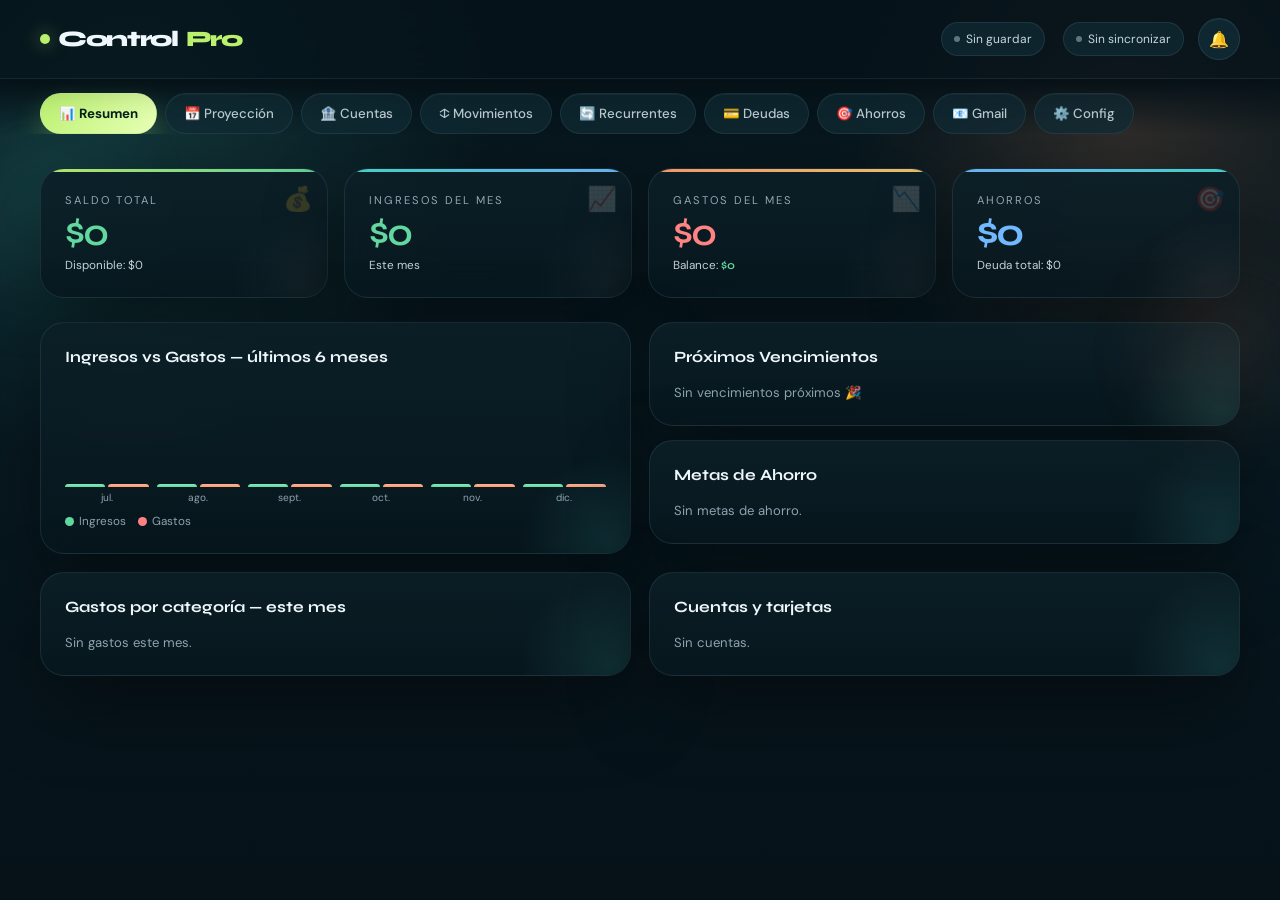
<file: index.html>
<!DOCTYPE html>
<html lang="es">
<head>
<meta charset="UTF-8">
<meta name="viewport" content="width=device-width, initial-scale=1.0">
<title>ControlFinanciero Pro</title>
<meta name="description" content="Control financiero personal: cuentas, movimientos, deudas, ahorros y sincronización Gmail.">
<meta name="theme-color" content="#c8f135">
<meta name="mobile-web-app-capable" content="yes">
<meta name="apple-mobile-web-app-capable" content="yes">
<meta name="apple-mobile-web-app-status-bar-style" content="black-translucent">
<meta name="apple-mobile-web-app-title" content="FinPro">
<link rel="manifest" href="/manifest.json">
<link rel="icon" href="/icon.svg" type="image/svg+xml">
<link rel="apple-touch-icon" href="/icon.svg">
<link href="https://fonts.googleapis.com/css2?family=Syne:wght@400;600;700;800&family=DM+Sans:ital,wght@0,300;0,400;0,500;1,400&display=swap" rel="stylesheet">
<style>
:root{
  --bg:#0a0a0f;--surface:#111118;--surface2:#1a1a24;--surface3:#22222e;
  --border:#2e2e3e;--border2:#3a3a4e;
  --accent:#c8f135;--accent2:#7c6af7;--accent3:#f07f5b;--accent4:#5bcef0;
  --text:#f0f0f4;--muted:#7a7a9a;--muted2:#5a5a7a;
  --pos:#6fcf97;--neg:#eb5757;--warn:#f7c76a;
  --shadow:0 8px 32px rgba(0,0,0,.5);
}
*{box-sizing:border-box;margin:0;padding:0;}
body{background:var(--bg);color:var(--text);font-family:'DM Sans',sans-serif;min-height:100vh;overflow-x:hidden;}
::-webkit-scrollbar{width:6px;height:6px;}
::-webkit-scrollbar-track{background:var(--surface);}
::-webkit-scrollbar-thumb{background:var(--border2);border-radius:3px;}

header{padding:16px 32px;display:flex;align-items:center;justify-content:space-between;
  background:var(--surface);border-bottom:1px solid var(--border);position:sticky;top:0;z-index:100;}
.logo{font-family:'Syne',sans-serif;font-weight:800;font-size:1.25rem;letter-spacing:-.5px;display:flex;align-items:center;gap:8px;}
.logo-dot{width:8px;height:8px;background:var(--accent);border-radius:2px;}
.logo span{color:var(--accent);}
.header-right{display:flex;align-items:center;gap:12px;}
.sync-status{font-size:.75rem;color:var(--muted);display:flex;align-items:center;gap:6px;}
.sync-dot{width:6px;height:6px;border-radius:50%;background:var(--muted2);}
.sync-dot.online{background:var(--pos);box-shadow:0 0 6px var(--pos);}
.sync-dot.saved{background:var(--accent);}
.alert-bell{position:relative;cursor:pointer;width:36px;height:36px;background:var(--surface2);
  border:1px solid var(--border);border-radius:10px;display:flex;align-items:center;justify-content:center;
  font-size:1rem;transition:all .2s;}
.alert-bell:hover{border-color:var(--accent);}
.alert-count{position:absolute;top:-4px;right:-4px;background:var(--neg);color:#fff;font-size:.6rem;
  font-weight:700;padding:1px 5px;border-radius:10px;min-width:16px;text-align:center;display:none;}

nav{display:flex;gap:2px;padding:8px 32px;background:var(--surface);border-bottom:1px solid var(--border);overflow-x:auto;}
.tab{padding:7px 16px;border-radius:8px;cursor:pointer;font-size:.83rem;font-weight:500;white-space:nowrap;
  transition:all .2s;color:var(--muted);border:1px solid transparent;position:relative;}
.tab:hover{color:var(--text);background:var(--surface2);}
.tab.active{background:var(--accent);color:#000;font-weight:700;}
.tab-badge{position:absolute;top:2px;right:2px;background:var(--neg);color:#fff;font-size:.55rem;font-weight:800;padding:1px 4px;border-radius:6px;}

main{padding:24px 32px;max-width:1280px;margin:0 auto;}
.section{display:none;}
.section.active{display:block;animation:fadeIn .2s ease;}
@keyframes fadeIn{from{opacity:0;transform:translateY(4px)}to{opacity:1;transform:translateY(0)}}

/* ALERTS PANEL */
.alerts-panel{position:fixed;top:68px;right:16px;width:310px;z-index:200;background:var(--surface);
  border:1px solid var(--border);border-radius:14px;box-shadow:var(--shadow);display:none;overflow:hidden;}
.alerts-panel.open{display:block;}
.alerts-header{padding:12px 16px;border-bottom:1px solid var(--border);font-family:'Syne',sans-serif;font-weight:700;
  font-size:.9rem;display:flex;justify-content:space-between;align-items:center;}
.alerts-list{max-height:300px;overflow-y:auto;padding:8px;}
.alert-item{padding:9px 11px;border-radius:9px;margin-bottom:5px;font-size:.8rem;border-left:3px solid;display:flex;align-items:flex-start;gap:7px;}
.alert-item.warn{background:rgba(247,199,106,.08);border-color:var(--warn);}
.alert-item.danger{background:rgba(235,87,87,.08);border-color:var(--neg);}
.alert-item.info{background:rgba(91,206,240,.08);border-color:var(--accent4);}
.alert-item-icon{font-size:.95rem;flex-shrink:0;margin-top:1px;}
.alert-item-text b{display:block;font-weight:600;margin-bottom:2px;}
.alert-item-text span{color:var(--muted);font-size:.75rem;}

/* CARDS */
.cards{display:grid;grid-template-columns:repeat(auto-fit,minmax(190px,1fr));gap:12px;margin-bottom:24px;}
.card{background:var(--surface);border:1px solid var(--border);border-radius:14px;padding:20px;position:relative;overflow:hidden;}
.card::before{content:'';position:absolute;top:0;left:0;right:0;height:2px;}
.card.g::before{background:linear-gradient(90deg,var(--accent),var(--pos));}
.card.b::before{background:linear-gradient(90deg,var(--accent2),var(--accent4));}
.card.o::before{background:linear-gradient(90deg,var(--accent3),var(--warn));}
.card.c::before{background:linear-gradient(90deg,var(--accent4),var(--accent2));}
.card.y::before{background:linear-gradient(90deg,var(--warn),var(--accent3));}
.card-label{font-size:.7rem;color:var(--muted);text-transform:uppercase;letter-spacing:1px;margin-bottom:7px;}
.card-value{font-family:'Syne',sans-serif;font-size:1.6rem;font-weight:700;line-height:1;}
.card-sub{font-size:.73rem;color:var(--muted);margin-top:5px;}
.card-icon{position:absolute;right:14px;top:14px;font-size:1.3rem;opacity:.22;}

/* SECTION */
.sh{display:flex;align-items:center;justify-content:space-between;margin-bottom:16px;flex-wrap:wrap;gap:8px;}
.st{font-family:'Syne',sans-serif;font-size:1.15rem;font-weight:700;}
.fp{background:var(--surface);border:1px solid var(--border);border-radius:12px;padding:18px;margin-bottom:18px;}
.fr{display:flex;gap:10px;flex-wrap:wrap;align-items:flex-end;}
.fg{display:flex;flex-direction:column;gap:5px;flex:1;min-width:120px;}
label{font-size:.7rem;color:var(--muted);text-transform:uppercase;letter-spacing:.5px;}
input,select,textarea{background:var(--surface2);border:1px solid var(--border);border-radius:8px;padding:8px 12px;
  color:var(--text);font-family:'DM Sans',sans-serif;font-size:.86rem;outline:none;transition:border-color .2s;width:100%;}
input:focus,select:focus,textarea:focus{border-color:var(--accent);}
input::placeholder,textarea::placeholder{color:var(--muted2);}
textarea{resize:vertical;line-height:1.45;min-height:120px;}
select option{background:var(--surface2);}

.btn{padding:8px 18px;border-radius:8px;font-family:'Syne',sans-serif;font-weight:700;font-size:.8rem;
  cursor:pointer;border:none;transition:all .2s;white-space:nowrap;display:inline-flex;align-items:center;gap:5px;}
.btn-primary{background:var(--accent);color:#000;}
.btn-primary:hover{background:#d4fc4a;transform:translateY(-1px);}
.btn-secondary{background:var(--surface2);border:1px solid var(--border);color:var(--text);}
.btn-secondary:hover{border-color:var(--border2);background:var(--surface3);}
.btn-danger{background:transparent;border:1px solid var(--neg);color:var(--neg);padding:5px 10px;font-size:.73rem;}
.btn-danger:hover{background:var(--neg);color:#fff;}
.btn-warn{background:transparent;border:1px solid var(--warn);color:var(--warn);padding:5px 10px;font-size:.73rem;}
.btn-warn:hover{background:var(--warn);color:#000;}
.btn-sm{padding:5px 12px;font-size:.75rem;}

.tw{background:var(--surface);border:1px solid var(--border);border-radius:12px;overflow:hidden;}
table{width:100%;border-collapse:collapse;}
th{background:var(--surface2);padding:10px 13px;text-align:left;font-size:.68rem;text-transform:uppercase;
  letter-spacing:.8px;color:var(--muted);font-weight:600;}
td{padding:10px 13px;font-size:.83rem;border-top:1px solid var(--border);}
tr:hover td{background:rgba(255,255,255,.02);}
.badge{display:inline-block;padding:2px 8px;border-radius:20px;font-size:.68rem;font-weight:700;}
.b-ing{background:rgba(111,207,151,.15);color:var(--pos);}
.b-gas{background:rgba(235,87,87,.15);color:var(--neg);}
.b-warn{background:rgba(247,199,106,.15);color:var(--warn);}
.b-ok{background:rgba(200,241,53,.15);color:var(--accent);}
.ap{color:var(--pos);font-weight:600;font-family:'Syne',sans-serif;}
.an{color:var(--neg);font-weight:600;font-family:'Syne',sans-serif;}
.aw{color:var(--warn);font-weight:600;font-family:'Syne',sans-serif;}
.pb{height:6px;background:var(--surface2);border-radius:3px;overflow:hidden;}
.pf{height:100%;border-radius:3px;transition:width .5s;background:var(--accent4);}
.pf.ok{background:var(--accent);}
.pf.warn{background:var(--warn);}
.pf.danger{background:var(--neg);}
.empty{text-align:center;padding:40px;color:var(--muted);}
.empty-icon{font-size:2rem;margin-bottom:9px;}
.tag{background:var(--surface2);border:1px solid var(--border);padding:2px 8px;border-radius:20px;font-size:.72rem;color:var(--muted);}
.row-flex{display:flex;gap:10px;align-items:center;flex-wrap:wrap;}
.sep{height:1px;background:var(--border);margin:18px 0;}

/* MODAL */
.modal-overlay{position:fixed;inset:0;background:rgba(0,0,0,.75);z-index:300;display:none;
  align-items:center;justify-content:center;padding:16px;backdrop-filter:blur(4px);}
.modal-overlay.open{display:flex;}
.modal{background:var(--surface);border:1px solid var(--border);border-radius:16px;width:100%;
  max-width:580px;max-height:90vh;overflow-y:auto;box-shadow:var(--shadow);animation:slideUp .22s ease;}
@keyframes slideUp{from{opacity:0;transform:translateY(18px)}to{opacity:1;transform:translateY(0)}}
.modal-header{padding:18px 22px;border-bottom:1px solid var(--border);display:flex;align-items:center;justify-content:space-between;}
.modal-title{font-family:'Syne',sans-serif;font-size:1.05rem;font-weight:700;}
.modal-close{cursor:pointer;color:var(--muted);font-size:1.1rem;background:none;border:none;padding:4px;}
.modal-close:hover{color:var(--text);}
.modal-body{padding:22px;}
.modal-footer{padding:14px 22px;border-top:1px solid var(--border);display:flex;gap:10px;justify-content:flex-end;}

/* TOAST */
.toast{position:fixed;bottom:20px;right:20px;z-index:400;background:var(--surface);border:1px solid var(--border);
  border-radius:10px;padding:11px 16px;font-size:.83rem;box-shadow:var(--shadow);
  transform:translateY(70px);opacity:0;transition:all .28s;max-width:300px;}
.toast.show{transform:translateY(0);opacity:1;}
.toast.success{border-color:var(--pos);}
.toast.error{border-color:var(--neg);}
.toast.warn{border-color:var(--warn);}

/* RESUMEN GRID */
.rg{display:grid;grid-template-columns:1fr 1fr;gap:18px;}
.chart-wrap{background:var(--surface);border:1px solid var(--border);border-radius:12px;padding:18px;}
.chart-title{font-family:'Syne',sans-serif;font-size:.9rem;font-weight:700;margin-bottom:14px;}
.bar-chart{display:flex;align-items:flex-end;gap:8px;height:120px;}
.bc-col{display:flex;flex-direction:column;align-items:center;flex:1;gap:4px;}
.bc-bars{display:flex;align-items:flex-end;gap:3px;width:100%;height:100px;}
.bc-bar{flex:1;border-radius:4px 4px 0 0;min-height:3px;position:relative;cursor:default;}
.bc-bar:hover{opacity:.8;}
.bc-bar:hover::after{content:attr(data-v);position:absolute;top:-20px;left:50%;transform:translateX(-50%);
  background:var(--text);color:var(--bg);padding:2px 6px;border-radius:4px;font-size:.65rem;font-weight:700;white-space:nowrap;}
.bc-bar.ing{background:var(--pos);}
.bc-bar.gas{background:var(--neg);}
.bc-label{font-size:.63rem;color:var(--muted);text-align:center;}
.legend{display:flex;gap:12px;margin-top:9px;}
.leg{display:flex;align-items:center;gap:5px;font-size:.73rem;color:var(--muted);}
.leg-d{width:9px;height:9px;border-radius:2px;}
.mini-row{display:grid;grid-template-columns:1fr auto;gap:10px;align-items:center;margin-bottom:10px;font-size:.82rem;}
.mini-row-main{min-width:0;}
.mini-row-title{display:flex;justify-content:space-between;gap:8px;margin-bottom:4px;}
.mini-row-title span:first-child{overflow:hidden;text-overflow:ellipsis;white-space:nowrap;}
.mini-bar{height:8px;background:var(--surface2);border-radius:8px;overflow:hidden;}
.mini-fill{height:100%;background:var(--accent);border-radius:8px;}
.account-health{display:grid;grid-template-columns:repeat(auto-fit,minmax(150px,1fr));gap:8px;}
.health-item{background:var(--surface2);border:1px solid var(--border);border-radius:8px;padding:10px;}
.health-item span{display:block;color:var(--muted);font-size:.68rem;text-transform:uppercase;letter-spacing:.6px;margin-bottom:4px;}
.health-item b{font-family:'Syne',sans-serif;font-size:1rem;}
.projection-grid{display:grid;grid-template-columns:repeat(auto-fit,minmax(180px,1fr));gap:10px;margin-bottom:18px;}
.projection-card{background:var(--surface);border:1px solid var(--border);border-radius:10px;padding:14px;}
.projection-card span{display:block;color:var(--muted);font-size:.68rem;text-transform:uppercase;letter-spacing:.7px;margin-bottom:5px;}
.projection-card b{font-family:'Syne',sans-serif;font-size:1.35rem;}
.projection-month{background:var(--surface);border:1px solid var(--border);border-radius:10px;padding:12px;margin-bottom:10px;}
.projection-month-head{display:flex;justify-content:space-between;gap:10px;margin-bottom:8px;align-items:center;}
.projection-month-title{font-family:'Syne',sans-serif;font-weight:700;}
.projection-status{font-size:.7rem;font-weight:700;border-radius:8px;padding:3px 8px;border:1px solid var(--border);}
.projection-status.ok{color:var(--pos);border-color:rgba(111,207,151,.4);}
.projection-status.warn{color:var(--warn);border-color:rgba(247,199,106,.4);}
.projection-status.danger{color:var(--neg);border-color:rgba(235,87,87,.4);}
.projection-lines{display:grid;grid-template-columns:repeat(auto-fit,minmax(120px,1fr));gap:8px;font-size:.78rem;color:var(--muted);}
.projection-lines b{display:block;font-family:'Syne',sans-serif;color:var(--text);font-size:.92rem;margin-top:2px;}

/* RECURRENTES */
.rec-card{background:var(--surface);border:1px solid var(--border);border-radius:11px;padding:14px 16px;
  display:flex;align-items:center;gap:12px;margin-bottom:9px;}
.rec-icon{font-size:1.4rem;flex-shrink:0;}
.rec-info{flex:1;}
.rec-nombre{font-weight:600;font-size:.9rem;margin-bottom:2px;}
.rec-meta{font-size:.74rem;color:var(--muted);}
.rec-monto{font-family:'Syne',sans-serif;font-size:1.05rem;font-weight:700;margin-right:10px;}
.rec-actions{display:flex;gap:6px;align-items:center;}
.toggle-btn{width:38px;height:21px;border-radius:11px;border:none;cursor:pointer;position:relative;transition:background .3s;flex-shrink:0;}
.toggle-btn.on{background:var(--accent);}
.toggle-btn.off{background:var(--border2);}
.toggle-btn::after{content:'';position:absolute;top:2.5px;width:16px;height:16px;background:#fff;border-radius:50%;transition:left .3s;}
.toggle-btn.on::after{left:20px;}
.toggle-btn.off::after{left:2.5px;}

/* DEUDAS */
.deuda-card{background:var(--surface);border:1px solid var(--border);border-radius:12px;margin-bottom:12px;overflow:hidden;}
.deuda-header{padding:14px 18px;display:flex;align-items:center;gap:12px;cursor:pointer;}
.deuda-toggle{color:var(--muted);font-size:.75rem;transition:transform .2s;flex-shrink:0;}
.deuda-toggle.open{transform:rotate(90deg);}
.deuda-main{flex:1;}
.deuda-nombre{font-weight:600;font-size:.92rem;}
.deuda-meta{font-size:.73rem;color:var(--muted);margin-top:2px;}
.deuda-bar-wrap{flex:1;max-width:140px;}
.deuda-pct{font-size:.7rem;color:var(--muted);margin-bottom:3px;text-align:right;}
.deuda-amount{font-family:'Syne',sans-serif;font-size:1.05rem;font-weight:700;flex-shrink:0;min-width:90px;text-align:right;}
.deuda-body{padding:0 18px 16px;border-top:1px solid var(--border);display:none;}
.deuda-body.open{display:block;}
.deuda-stats{display:grid;grid-template-columns:repeat(3,1fr);gap:10px;margin:12px 0;}
.dstat{background:var(--surface2);border-radius:9px;padding:11px 12px;}
.dstat-label{font-size:.66rem;color:var(--muted);text-transform:uppercase;letter-spacing:.8px;margin-bottom:3px;}
.dstat-value{font-family:'Syne',sans-serif;font-weight:700;font-size:.95rem;}
.historial-list{max-height:180px;overflow-y:auto;}
.historial-item{display:flex;justify-content:space-between;padding:7px 0;border-bottom:1px solid var(--border);font-size:.8rem;}
.historial-item:last-child{border-bottom:none;}

/* AHORROS */
.ahorro-card{background:var(--surface);border:1px solid var(--border);border-radius:12px;padding:16px 18px;margin-bottom:11px;}
.ahorro-header{display:flex;justify-content:space-between;align-items:flex-start;margin-bottom:11px;}
.ahorro-nombre{font-weight:700;font-size:.92rem;}
.ahorro-fecha{font-size:.73rem;color:var(--muted);margin-top:2px;}
.ahorro-amounts{display:flex;gap:18px;margin-bottom:10px;flex-wrap:wrap;}
.ahorro-stat{font-size:.77rem;}
.ahorro-stat span{color:var(--muted);display:block;margin-bottom:2px;}

/* GMAIL */
.gmail-setup{background:var(--surface2);border:1px dashed var(--border2);border-radius:12px;
  padding:24px;text-align:center;margin-bottom:18px;}
.gmail-setup h3{font-family:'Syne',sans-serif;font-size:.95rem;font-weight:700;margin-bottom:8px;}
.gmail-setup p{font-size:.83rem;color:var(--muted);margin-bottom:14px;line-height:1.6;}
.labels-grid{display:flex;flex-wrap:wrap;gap:6px;margin:6px 0;}
.label-chip{padding:4px 12px;border-radius:20px;font-size:.76rem;cursor:pointer;
  border:1px solid var(--border);background:var(--surface2);color:var(--muted);transition:all .2s;}
.label-chip:hover{border-color:var(--border2);}
.label-chip.selected{background:rgba(200,241,53,.12);border-color:var(--accent);color:var(--accent);font-weight:600;}
.section-note{font-size:.76rem;color:var(--muted);margin-bottom:12px;line-height:1.6;}
.rules-shell{display:flex;flex-direction:column;gap:10px;}
.rules-head,.rule-row{display:grid;grid-template-columns:minmax(0,1.4fr) 120px 170px 96px;gap:10px;align-items:center;}
.rules-head{padding:0 4px;font-size:.7rem;color:var(--muted);text-transform:uppercase;letter-spacing:.8px;}
.rule-row{padding:12px;background:linear-gradient(180deg,rgba(255,255,255,.025),rgba(255,255,255,0));
  border:1px solid var(--border);border-radius:12px;}
.rule-field{display:flex;flex-direction:column;gap:6px;min-width:0;}
.rule-label{display:none;font-size:.68rem;color:var(--muted);text-transform:uppercase;letter-spacing:.7px;}
.rule-input{width:100%;font-size:.82rem;padding:9px 10px;background:var(--surface2);border:1px solid var(--border);
  border-radius:9px;color:var(--text);outline:none;transition:border-color .2s,box-shadow .2s;}
.rule-input:focus{border-color:var(--accent);box-shadow:0 0 0 3px rgba(200,241,53,.12);}
.rule-actions{display:flex;justify-content:flex-end;}
.btn-rule-delete{min-width:96px;justify-content:center;}
.rule-empty{padding:18px;border:1px dashed var(--border2);border-radius:12px;text-align:center;
  color:var(--muted);background:rgba(255,255,255,.02);}

/* IMPORT MODAL */
.import-row{display:flex;align-items:center;gap:8px;padding:9px;border:1px solid var(--border);
  border-radius:9px;margin-bottom:7px;background:var(--surface2);font-size:.8rem;flex-wrap:wrap;}
.import-row input[type=checkbox]{width:auto;flex-shrink:0;width:16px;height:16px;}
.import-row-data{flex:1;min-width:140px;}
.import-row-data b{display:block;margin-bottom:2px;font-size:.82rem;}
.import-row-data span{color:var(--muted);font-size:.74rem;}

/* SYNC STATUS */
.sync-panel{background:var(--surface2);border:1px solid var(--border);border-radius:10px;padding:12px;margin-bottom:14px;}
.sync-panel-head{display:flex;justify-content:space-between;align-items:flex-start;gap:12px;margin-bottom:10px;}
.sync-title{font-family:'Syne',sans-serif;font-weight:700;font-size:.9rem;}
.sync-detail{font-size:.78rem;color:var(--muted);line-height:1.45;margin-top:2px;}
.sync-pill{font-size:.72rem;font-weight:700;border:1px solid var(--border2);border-radius:8px;padding:4px 8px;color:var(--muted);white-space:nowrap;}
.sync-pill.running{color:#000;background:var(--accent);border-color:var(--accent);}
.sync-pill.warn{color:#000;background:var(--warn);border-color:var(--warn);}
.sync-pill.ok{color:#000;background:var(--pos);border-color:var(--pos);}
.sync-progress{height:7px;background:var(--surface);border:1px solid var(--border);border-radius:8px;overflow:hidden;margin-bottom:10px;}
.sync-progress-bar{height:100%;width:0;background:var(--accent);transition:width .25s ease;}
.sync-stats{display:grid;grid-template-columns:repeat(auto-fit,minmax(105px,1fr));gap:8px;}
.sync-stat{background:var(--surface);border:1px solid var(--border);border-radius:8px;padding:8px;}
.sync-stat span{display:block;color:var(--muted);font-size:.68rem;text-transform:uppercase;letter-spacing:.6px;}
.sync-stat b{display:block;font-family:'Syne',sans-serif;font-size:1rem;margin-top:2px;}
.sync-log{margin-top:10px;border-top:1px solid var(--border);padding-top:8px;max-height:92px;overflow:auto;}
.sync-log-line{font-size:.74rem;color:var(--muted);line-height:1.45;padding:2px 0;}
.sync-log-line.warn{color:var(--warn);}
.sync-log-line.error{color:var(--neg);}

@media(max-width:900px){
  .rules-head{display:none;}
  .rule-row{grid-template-columns:1fr;}
  .rule-label{display:block;}
  .rule-actions{justify-content:stretch;}
  .btn-rule-delete{width:100%;}
}
@media(max-width:768px){.rg{grid-template-columns:1fr;} main,nav,header{padding-left:14px;padding-right:14px;}}
</style>
<link rel="stylesheet" href="css/modern.css">
</head>
<body class="modern-ui">

<!-- ALERTS PANEL -->
<div class="alerts-panel" id="alertsPanel">
  <div class="alerts-header">
    <span>🔔 Alertas</span>
    <button class="modal-close" onclick="closeAlerts()">✕</button>
  </div>
  <div class="alerts-list" id="alertsList"></div>
</div>

<!-- MODAL ABONO -->
<div class="modal-overlay" id="modalAbono">
  <div class="modal">
    <div class="modal-header"><span class="modal-title">💳 Registrar Abono</span>
      <button class="modal-close" onclick="closeModal('modalAbono')">✕</button></div>
    <div class="modal-body">
      <div class="fr" style="flex-direction:column">
        <div class="fg"><label>Monto ($)</label><input type="number" id="ab-monto" placeholder="0"></div>
        <div class="fg"><label>Fecha</label><input type="date" id="ab-fecha"></div>
        <div class="fg"><label>Nota</label><input type="text" id="ab-nota" placeholder="Ej: Cuota 3"></div>
      </div>
    </div>
    <div class="modal-footer">
      <button class="btn btn-secondary" onclick="closeModal('modalAbono')">Cancelar</button>
      <button class="btn btn-primary" onclick="confirmarAbono()">Registrar</button>
    </div>
  </div>
</div>

<!-- MODAL IMPORTAR GMAIL -->
<div class="modal-overlay" id="modalImport" style="align-items:flex-start;padding-top:40px">
  <div class="modal" style="max-width:760px">
    <div class="modal-header"><span class="modal-title">📧 Revisar movimientos detectados</span>
      <button class="modal-close" onclick="closeModal('modalImport')">✕</button></div>
    <div class="modal-body">
      <p style="font-size:.8rem;color:var(--muted);margin-bottom:12px">
        Revisa tipo y categoría antes de importar. Puedes editar cada fila.
      </p>
      <div id="importList"></div>
    </div>
    <div class="modal-footer">
      <button class="btn btn-secondary" onclick="closeModal('modalImport')">Cancelar</button>
      <button class="btn btn-primary" onclick="importarSeleccionados()">✓ Importar seleccionados</button>
    </div>
  </div>
</div>

<!-- MODAL HISTORIAL -->
<div class="modal-overlay" id="modalHistorial">
  <div class="modal">
    <div class="modal-header"><span class="modal-title" id="modalHistorialTitle">Historial</span>
      <button class="modal-close" onclick="closeModal('modalHistorial')">✕</button></div>
    <div class="modal-body"><div class="historial-list" id="historialList"></div></div>
  </div>
</div>

<!-- MODAL APORTE AHORRO -->
<div class="modal-overlay" id="modalAporte">
  <div class="modal" style="max-width:380px">
    <div class="modal-header"><span class="modal-title">🎯 Registrar Aporte</span>
      <button class="modal-close" onclick="closeModal('modalAporte')">✕</button></div>
    <div class="modal-body">
      <div class="fr" style="flex-direction:column">
        <div class="fg"><label>Monto ($)</label><input type="number" id="aporte-monto" placeholder="0" min="0"></div>
      </div>
    </div>
    <div class="modal-footer">
      <button class="btn btn-secondary" onclick="closeModal('modalAporte')">Cancelar</button>
      <button class="btn btn-primary" onclick="confirmarAporte()">Registrar</button>
    </div>
  </div>
</div>

<!-- MODAL NUEVA CATEGORÍA -->
<div class="modal-overlay" id="modalCategoria">
  <div class="modal" style="max-width:380px">
    <div class="modal-header"><span class="modal-title">🏷️ Nueva Categoría</span>
      <button class="modal-close" onclick="closeModal('modalCategoria')">✕</button></div>
    <div class="modal-body">
      <div class="fr" style="flex-direction:column">
        <div class="fg"><label>Nombre</label><input type="text" id="cat-nueva" placeholder="Ej: Mascotas" onkeydown="if(event.key==='Enter')confirmarCategoria()"></div>
      </div>
    </div>
    <div class="modal-footer">
      <button class="btn btn-secondary" onclick="closeModal('modalCategoria')">Cancelar</button>
      <button class="btn btn-primary" onclick="confirmarCategoria()">Agregar</button>
    </div>
  </div>
</div>

<!-- MODAL LIMPIAR TODO -->
<div class="modal-overlay" id="modalReset">
  <div class="modal" style="max-width:400px">
    <div class="modal-header"><span class="modal-title">🗑 Limpiar todos los datos</span>
      <button class="modal-close" onclick="closeModal('modalReset')">✕</button></div>
    <div class="modal-body">
      <p style="font-size:.88rem;line-height:1.6;margin-bottom:14px">
        Esto borrará <b style="color:var(--neg)">absolutamente todo</b>: cuentas, movimientos, deudas, ahorros, recurrentes y configuración.<br><br>
        <span style="color:var(--muted);font-size:.82rem">Si quieres conservar una copia, descarga el backup primero.</span>
      </p>
      <button class="btn btn-secondary" style="width:100%;margin-bottom:8px" onclick="closeModal('modalReset');exportJSON()">⬇ Descargar backup antes</button>
    </div>
    <div class="modal-footer">
      <button class="btn btn-secondary" onclick="closeModal('modalReset')">Cancelar</button>
      <button class="btn btn-danger" style="background:var(--neg);color:#fff" onclick="confirmarReset()">🗑 Sí, borrar todo</button>
    </div>
  </div>
</div>

<!-- TOAST -->
<div class="toast" id="toast"></div>

<header>
  <div class="logo"><div class="logo-dot"></div>Control<span>Pro</span></div>
  <div class="header-right">
    <div class="sync-status"><div class="sync-dot" id="saveDot"></div><span id="saveLabel">Sin guardar</span></div>
    <div class="sync-status" style="margin-left:4px"><div class="sync-dot" id="syncDot"></div><span id="syncLabel">Sin sincronizar</span></div>
    <div class="alert-bell" onclick="toggleAlerts()" id="alertBell">🔔<span class="alert-count" id="alertCount"></span></div>
  </div>
</header>

<nav>
  <div class="tab active" onclick="nav('resumen',this)">📊 Resumen</div>
  <div class="tab" onclick="nav('proyeccion',this)">📅 Proyección</div>
  <div class="tab" onclick="nav('cuentas',this)">🏦 Cuentas</div>
  <div class="tab" onclick="nav('movimientos',this)">↕️ Movimientos</div>
  <div class="tab" onclick="nav('recurrentes',this)">🔄 Recurrentes</div>
  <div class="tab" onclick="nav('deudas',this)">💳 Deudas</div>
  <div class="tab" onclick="nav('ahorros',this)">🎯 Ahorros</div>
  <div class="tab" onclick="nav('gmail',this)">📧 Gmail<span class="tab-badge" id="gmailBadge" style="display:none">!</span></div>
  <div class="tab" onclick="nav('config',this)">⚙️ Config</div>
</nav>

<main>

<!-- RESUMEN -->
<div class="section active" id="section-resumen">
  <div class="cards" id="resCards"></div>
  <div class="rg">
    <div class="chart-wrap">
      <div class="chart-title">Ingresos vs Gastos — últimos 6 meses</div>
      <div class="bar-chart" id="barChart"></div>
      <div class="legend">
        <div class="leg"><div class="leg-d" style="background:var(--pos)"></div>Ingresos</div>
        <div class="leg"><div class="leg-d" style="background:var(--neg)"></div>Gastos</div>
      </div>
    </div>
    <div>
      <div class="chart-wrap" style="margin-bottom:14px">
        <div class="chart-title">Próximos Vencimientos</div>
        <div id="resVencimientos" style="font-size:.82rem;color:var(--muted)">Sin deudas.</div>
      </div>
      <div class="chart-wrap">
        <div class="chart-title">Metas de Ahorro</div>
        <div id="resAhorros" style="font-size:.82rem;color:var(--muted)">Sin metas.</div>
      </div>
    </div>
  </div>
  <div class="rg" style="margin-top:18px">
    <div class="chart-wrap">
      <div class="chart-title">Gastos por categoría — este mes</div>
      <div id="resCategorias" style="font-size:.82rem;color:var(--muted)">Sin gastos.</div>
    </div>
    <div class="chart-wrap">
      <div class="chart-title">Cuentas y tarjetas</div>
      <div id="resCuentas" style="font-size:.82rem;color:var(--muted)">Sin cuentas.</div>
    </div>
  </div>
</div>

<!-- PROYECCION -->
<div class="section" id="section-proyeccion">
  <div class="fp">
    <div class="sh" style="margin-bottom:12px"><span class="st">Proyección mensual</span></div>
    <p class="section-note">
      Planifica tus próximos meses considerando ingresos, gastos recurrentes y cuotas futuras de tarjetas/deudas.
    </p>
    <div class="fr">
      <div class="fg" style="max-width:170px">
        <label>Mes inicial</label>
        <select id="projStart" onchange="saveProjectionConfig()"></select>
      </div>
      <div class="fg" style="max-width:150px">
        <label>Horizonte</label>
        <select id="projHorizon" onchange="saveProjectionConfig()">
          <option value="3">3 meses</option>
          <option value="6">6 meses</option>
          <option value="12">12 meses</option>
        </select>
      </div>
      <div class="fg" style="max-width:170px">
        <label>Ingreso esperado ($)</label>
        <input type="number" id="projIncome" placeholder="0" oninput="saveProjectionConfig()">
      </div>
      <div class="fg" style="max-width:180px">
        <label>Gasto variable extra ($)</label>
        <input type="number" id="projVariable" placeholder="0" oninput="saveProjectionConfig()">
      </div>
      <div class="fg" style="justify-content:flex-end;max-width:220px">
        <button class="btn btn-secondary" onclick="fillProjectionFromRecurrentes()">Usar recurrentes</button>
      </div>
    </div>
  </div>
  <div id="projectionCards" class="projection-grid"></div>
  <div class="rg">
    <div class="chart-wrap">
      <div class="chart-title">Disponible proyectado</div>
      <div id="projectionTimeline"></div>
    </div>
    <div class="chart-wrap">
      <div class="chart-title">Cuotas y compromisos futuros</div>
      <div id="projectionDebts"></div>
    </div>
  </div>
</div>

<!-- CUENTAS -->
<div class="section" id="section-cuentas">
  <div class="fp">
    <div class="sh" style="margin-bottom:12px"><span class="st">Nueva Cuenta</span></div>
    <div class="fr">
      <div class="fg"><label>Nombre</label><input id="c-n" placeholder="Ej: Cuenta Vista"></div>
      <div class="fg"><label>Banco</label><input id="c-b" placeholder="Ej: Banco de Chile"></div>
      <div class="fg" style="max-width:140px"><label>Tipo</label>
        <select id="c-t"><option>Vista/RUT</option><option>Corriente</option><option>Ahorro</option><option>Crédito</option></select></div>
      <div class="fg" style="max-width:140px"><label>Saldo Inicial ($)</label><input type="number" id="c-s" placeholder="0"></div>
      <div class="fg" style="max-width:140px"><label>N° Cuenta (últ. 4 dígitos)</label><input id="c-num" placeholder="Ej: 2220" maxlength="4"></div>
      <div class="fg" style="justify-content:flex-end"><button class="btn btn-primary" onclick="addCuenta()">+ Agregar</button></div>
    </div>
  </div>
  <div class="fp">
    <div class="sh" style="margin-bottom:12px"><span class="st">Conciliar saldo real</span></div>
    <p class="section-note">
      Úsalo cuando el saldo del banco no coincide con la app. Para una tarjeta de crédito ingresa la deuda actual positiva.
    </p>
    <div class="fr">
      <div class="fg"><label>Cuenta</label><select id="concCuenta" onchange="updateConciliacionPreview()"></select></div>
      <div class="fg" style="max-width:170px"><label>Saldo/deuda real ($)</label><input type="number" id="concSaldo" placeholder="0" oninput="updateConciliacionPreview()"></div>
      <div class="fg"><label>Nota</label><input id="concNota" placeholder="Ej: Saldo app banco al cierre"></div>
      <div class="fg" style="justify-content:flex-end;max-width:180px"><button class="btn btn-primary" onclick="conciliarCuenta()">Cuadrar saldo</button></div>
    </div>
    <div id="concPreview" style="font-size:.78rem;color:var(--muted);margin-top:10px">Selecciona una cuenta para ver el ajuste necesario.</div>
  </div>
  <div id="cuentasList"></div>
</div>

<!-- MOVIMIENTOS -->
<div class="section" id="section-movimientos">
  <div class="fp">
    <div class="sh" style="margin-bottom:12px"><span class="st">Nuevo Movimiento</span></div>
    <div class="fr">
      <div class="fg" style="max-width:105px"><label>Tipo</label>
        <select id="m-t"><option value="ingreso">Ingreso</option><option value="gasto">Gasto</option></select></div>
      <div class="fg"><label>Descripción</label><input id="m-d" placeholder="Ej: Sueldo, Supermercado..."></div>
      <div class="fg" style="max-width:130px"><label>Monto ($)</label><input type="number" id="m-m" placeholder="0"></div>
      <div class="fg"><label>Categoría</label><select id="m-c"></select></div>
      <div class="fg"><label>Cuenta</label><select id="m-ct"></select></div>
      <div class="fg" style="max-width:130px"><label>Fecha</label><input type="date" id="m-f"></div>
      <div class="fg" style="justify-content:flex-end"><button class="btn btn-primary" onclick="addMov()">+ Agregar</button></div>
    </div>
  </div>
  <div class="fp">
    <div class="sh" style="margin-bottom:12px"><span class="st">Transferencia entre mis cuentas</span></div>
    <p class="section-note">
      Úsalo para mover plata a otra tarjeta/cuenta propia. Ajusta saldos, pero no suma como gasto real del mes.
    </p>
    <div class="fr">
      <div class="fg"><label>Desde</label><select id="tr-from"></select></div>
      <div class="fg"><label>Hacia</label><select id="tr-to"></select></div>
      <div class="fg" style="max-width:130px"><label>Monto ($)</label><input type="number" id="tr-m" placeholder="0"></div>
      <div class="fg"><label>Nota</label><input id="tr-d" placeholder="Ej: Pago tarjeta, ahorro mensual..."></div>
      <div class="fg" style="max-width:130px"><label>Fecha</label><input type="date" id="tr-f"></div>
      <div class="fg" style="justify-content:flex-end"><button class="btn btn-primary" onclick="addTransfer()">↔ Registrar</button></div>
    </div>
  </div>
  <div class="sh">
    <span class="st">Historial</span>
    <div class="row-flex">
      <select id="filtMes" onchange="renderMovs()" style="min-width:160px"></select>
      <select id="filtTipo" onchange="renderMovs()" style="min-width:100px">
        <option value="">Todos</option><option value="ingreso">Ingresos</option><option value="gasto">Gastos</option></select>
      <select id="filtCat" onchange="renderMovs()" style="min-width:130px"><option value="">Todas cat.</option></select>
      <button class="btn btn-secondary btn-sm" onclick="exportCSV()">⬇ CSV</button>
      <button class="btn btn-secondary btn-sm" onclick="exportJSON()">⬇ Backup</button>
      <label class="btn btn-secondary btn-sm" style="cursor:pointer">⬆ Importar
        <input type="file" accept=".json,.csv" style="display:none" onchange="importFile(this)"></label>
    </div>
  </div>
  <div class="tw">
    <table><thead><tr><th>Fecha</th><th>Descripción</th><th>Categoría</th><th>Cuenta</th><th>Tipo</th><th>Monto</th><th></th></tr></thead>
    <tbody id="movBody"></tbody></table>
    <div class="empty" id="movEmpty" style="display:none"><div class="empty-icon">📂</div><p>Sin movimientos.</p></div>
  </div>
</div>

<!-- RECURRENTES -->
<div class="section" id="section-recurrentes">
  <div class="fp">
    <div class="sh" style="margin-bottom:12px"><span class="st">Nuevo Movimiento Recurrente</span></div>
    <div class="fr">
      <div class="fg" style="max-width:105px"><label>Tipo</label>
        <select id="r-t" onchange="updateRecFields()">
          <option value="ingreso">Ingreso</option>
          <option value="gasto">Gasto</option>
          <option value="transferencia">Transferencia</option>
        </select></div>
      <div class="fg"><label>Nombre</label><input id="r-n" placeholder="Ej: Sueldo, Netflix..."></div>
      <div class="fg" style="max-width:130px"><label>Monto ($)</label><input type="number" id="r-m" placeholder="0"></div>
      <div class="fg"><label>Categoría</label><select id="r-c"></select></div>
      <div class="fg"><label id="r-ct-label">Cuenta</label><select id="r-ct"></select></div>
      <div class="fg" id="r-ct2-wrap" style="display:none"><label>Cuenta destino</label><select id="r-ct2"></select></div>
      <div class="fg" style="max-width:120px"><label>Frecuencia</label>
        <select id="r-f"><option value="mensual">Mensual</option><option value="quincenal">Quincenal</option><option value="semanal">Semanal</option></select></div>
      <div class="fg" style="max-width:100px"><label>Día del mes</label><input type="number" id="r-d" placeholder="1-31" min="1" max="31"></div>
      <div class="fg" style="justify-content:flex-end"><button class="btn btn-primary" onclick="addRec()">+ Agregar</button></div>
    </div>
  </div>
  <div class="sh">
    <span class="st">Movimientos Recurrentes</span>
    <button class="btn btn-secondary btn-sm" onclick="aplicarRecurrentes()">▶ Aplicar pendientes</button>
  </div>
  <div id="recList"></div>
</div>

<!-- DEUDAS -->
<div class="section" id="section-deudas">
  <div class="fp">
    <div class="sh" style="margin-bottom:12px"><span class="st">Nueva Deuda / Crédito</span></div>
    <div class="fr">
      <div class="fg"><label>Descripción</label><input id="d-d" placeholder="Ej: Crédito hipotecario"></div>
      <div class="fg"><label>Acreedor</label><input id="d-a" placeholder="Banco / Persona"></div>
      <div class="fg" style="max-width:140px"><label>Total ($)</label><input type="number" id="d-t" placeholder="0"></div>
      <div class="fg" style="max-width:140px"><label>Pagado ($)</label><input type="number" id="d-p" placeholder="0"></div>
      <div class="fg" style="max-width:140px"><label>Cuota Mensual ($)</label><input type="number" id="d-c" placeholder="0"></div>
      <div class="fg" style="max-width:130px"><label>Vencimiento</label><input type="date" id="d-v"></div>
      <div class="fg" style="justify-content:flex-end"><button class="btn btn-primary" onclick="addDeuda()">+ Agregar</button></div>
    </div>
  </div>
  <div class="fp">
    <div class="sh" style="margin-bottom:12px"><span class="st">Importar cartola de crédito</span></div>
    <p class="section-note">
      Carga el estado de cuenta PDF de tu tarjeta. Las compras en cuotas quedan como deudas con producto, total, cuotas y valor mensual.
    </p>
    <div class="fr" style="align-items:flex-start">
      <div class="fg" style="max-width:220px">
        <label>Tarjeta / cuenta crédito</label>
        <select id="cartolaCuenta" onchange="const c=D.cuentas.find(x=>x.id===this.value);if(c&&q('cartolaAcreedor')&&!q('cartolaAcreedor').value)q('cartolaAcreedor').value=c.banco||c.nombre||''"></select>
      </div>
      <div class="fg" style="max-width:190px">
        <label>Acreedor</label>
        <input id="cartolaAcreedor" placeholder="Ej: Banco de Chile">
      </div>
      <div class="fg" style="max-width:220px">
        <label>Archivo PDF/CSV/TXT</label>
        <label class="btn btn-secondary" style="cursor:pointer;justify-content:center">Seleccionar archivo
          <input id="cartolaFile" type="file" accept=".pdf,.csv,.txt,.tsv" style="display:none" onchange="readCartolaFile(this)">
        </label>
      </div>
      <div class="fg" style="justify-content:flex-end;max-width:180px">
        <button class="btn btn-primary" onclick="analizarCartola()">Analizar cartola</button>
      </div>
    </div>
    <div class="fg" style="margin-top:12px">
      <label>Pegar cartola</label>
      <textarea id="cartolaText" rows="7" placeholder="Pega aquí el texto de la cartola o carga el PDF del estado de cuenta."></textarea>
      <span style="font-size:.72rem;color:var(--muted);margin-top:4px">
        Si el PDF es escaneado como imagen, primero conviértelo con OCR. El importador ignora pagos y totales para crear solo compromisos de deuda.
      </span>
    </div>
  </div>
  <div class="fp">
    <div class="sh" style="margin-bottom:10px">
      <span class="st">Deudas detectadas en cartola</span>
      <button class="btn btn-primary btn-sm" onclick="importarCartolaSeleccionada()">Crear deudas seleccionadas</button>
    </div>
    <div id="cartolaPreview" style="font-size:.82rem;color:var(--muted)">Carga una cartola para revisar las deudas detectadas.</div>
  </div>
  <div class="sh"><span class="st">Mis Deudas</span></div>
  <div id="deudasList"></div>
</div>

<!-- AHORROS -->
<div class="section" id="section-ahorros">
  <div class="fp">
    <div class="sh" style="margin-bottom:12px"><span class="st">Nueva Meta de Ahorro</span></div>
    <div class="fr">
      <div class="fg"><label>Meta</label><input id="a-n" placeholder="Ej: Viaje, Fondo emergencia..."></div>
      <div class="fg" style="max-width:150px"><label>Objetivo ($)</label><input type="number" id="a-o" placeholder="0"></div>
      <div class="fg" style="max-width:150px"><label>Ahorro Actual ($)</label><input type="number" id="a-a" placeholder="0"></div>
      <div class="fg" style="max-width:150px"><label>Aporte Mensual ($)</label><input type="number" id="a-m" placeholder="0"></div>
      <div class="fg" style="max-width:130px"><label>Fecha Límite</label><input type="date" id="a-f"></div>
      <div class="fg" style="justify-content:flex-end"><button class="btn btn-primary" onclick="addAhorro()">+ Agregar</button></div>
    </div>
  </div>
  <div class="sh"><span class="st">Mis Metas</span></div>
  <div id="ahorrosList"></div>
</div>

<!-- GMAIL -->
<div class="section" id="section-gmail">
  <div id="gmailSetupPanel"></div>
  <div id="gmailConnected" style="display:none">
    <div class="sh">
      <span class="st">📧 Sincronización Gmail</span>
      <div class="row-flex">
        <button class="btn btn-secondary btn-sm" onclick="gmailLogout()">Desconectar</button>
        <button class="btn btn-secondary btn-sm" onclick="repararCuentas()" title="Asigna cuenta a movimientos importados que no la tienen">🔧 Reparar cuentas</button>
        <button class="btn btn-primary" id="syncBtn" onclick="syncGmail()">🔄 Sincronizar ahora</button>
      </div>
    </div>

    <div id="syncStatusPanel"></div>

    <div class="fp" style="margin-bottom:14px">
      <div class="sh" style="margin-bottom:10px"><span class="st" style="font-size:.9rem">⚙️ Opciones</span></div>
      <div class="fr" style="flex-wrap:wrap;gap:16px;align-items:flex-start">
        <div class="fg" style="max-width:190px">
          <label>Período a buscar</label>
          <select id="syncDaysSelect" onchange="D.config.syncDays=this.value;saveData()">
            <option value="30">Últimos 30 días</option>
            <option value="60">Últimos 60 días</option>
            <option value="90">Últimos 90 días</option>
            <option value="180">Últimos 6 meses</option>
            <option value="365">Último año</option>
          </select>
        </div>
        <div class="fg">
          <label>Etiqueta Gmail (recomendado — busca más rápido)</label>
          <div class="labels-grid" id="labelsGrid"></div>
          <div style="display:flex;gap:6px;margin-top:8px">
            <input id="newLabel" placeholder="Agregar etiqueta manual" style="max-width:200px">
            <button class="btn btn-secondary btn-sm" onclick="addLabelManual()">+</button>
          </div>
        </div>
      </div>
    </div>

    <div class="fp" style="margin-bottom:14px">
      <div class="sh" style="margin-bottom:8px">
        <span class="st" style="font-size:.9rem">🏷️ Reglas de clasificación por asunto</span>
        <button class="btn btn-secondary btn-sm" onclick="addReglaAsunto()">+ Nueva regla</button>
      </div>
      <p class="section-note">
        Si el <b style="color:var(--text)">asunto</b> del correo contiene la palabra → se clasifica automáticamente.
        Si no seleccionas una etiqueta Gmail, estas reglas también se usan para buscar correos.
      </p>
      <div id="reglasAsuntoList" class="rules-shell"></div>
    </div>

    <div class="fp">
      <div class="st" style="font-size:.9rem;margin-bottom:10px">📋 Historial</div>
      <div id="syncHistory" style="font-size:.8rem;color:var(--muted)">Sin sincronizaciones.</div>
    </div>
  </div>
</div>

<!-- CONFIG -->
<div class="section" id="section-config">
  <div class="fp">
    <div class="sh" style="margin-bottom:14px"><span class="st">⚙️ Configuración</span></div>
    <div class="fr" style="flex-direction:column;gap:14px">
      <div class="fg">
        <label>Google Client ID</label>
        <input id="cfg-clientId" placeholder="Pega tu Client ID aquí">
        <span style="font-size:.7rem;color:var(--muted);margin-top:3px">
          Obtén uno gratis en <a href="https://console.cloud.google.com" target="_blank" style="color:var(--accent4)">console.cloud.google.com</a>
        </span>
      </div>
      <div class="fg" style="max-width:180px">
        <label>Días de alerta antes del vencimiento</label>
        <input type="number" id="cfg-alertDays" placeholder="7">
      </div>
      <button class="btn btn-primary" onclick="saveConfig()" style="max-width:200px">💾 Guardar Config</button>
      <div class="sep"></div>
      <div>
        <div class="sh" style="margin-bottom:10px">
          <span class="st" style="font-size:.95rem">Auto-categorización por comercio</span>
          <button class="btn btn-secondary btn-sm" onclick="addReglaCat()">+ Agregar</button>
        </div>
        <p style="font-size:.76rem;color:var(--muted);margin-bottom:10px">Si el nombre del comercio contiene la palabra → asigna esta categoría.</p>
        <div id="reglasCatList"></div>
        <button class="btn btn-secondary btn-sm" style="margin-top:6px" onclick="saveData();toast('Guardado ✓')">Guardar cambios</button>
      </div>
      <div class="sep"></div>
      <div>
        <div class="sh" style="margin-bottom:10px">
          <span class="st" style="font-size:.95rem">Categorías</span>
          <button class="btn btn-secondary btn-sm" onclick="addCategoria()">+ Agregar</button>
        </div>
        <div class="labels-grid" id="catsList"></div>
      </div>
      <div class="sep"></div>
      <div class="row-flex" style="flex-wrap:wrap;gap:10px">
        <button class="btn btn-secondary" onclick="exportJSON()">⬇ Backup JSON</button>
        <label class="btn btn-secondary" style="cursor:pointer">⬆ Restaurar
          <input type="file" accept=".json" style="display:none" onchange="importFile(this)"></label>
      </div>
      <div class="sep"></div>
      <div>
        <div style="font-size:.8rem;color:var(--muted);margin-bottom:10px;line-height:1.6">
          ⚠️ Los datos se guardan automáticamente en este navegador.<br>
          Si cambias de dispositivo o limpias el caché, descarga un backup primero.
        </div>
        <button class="btn btn-danger" onclick="resetAll()" style="background:rgba(235,87,87,.12)">🗑 Limpiar todos los datos</button>
      </div>
    </div>
  </div>
</div>

</main>

<script>
// ── CONFIG ──────────────────────────────────────────────────
// ============================================================
// CONFIG.JS — Constantes y valores por defecto
// ============================================================

const STORAGE_KEY = 'cfpro_v3';

const CATS_DEFAULT = [
  'Sueldo','Freelance','Transferencia','Alimentación','Transporte',
  'Vivienda','Salud','Educación','Entretención','Ropa','Servicios',
  'Tecnología','Deuda','Ahorro','Transferencia interna','Ajuste','Otro'
];

// Reglas: asunto contiene keyword → tipo + categoría automática
// IMPORTANTE: usar el asunto EXACTO de tus correos bancarios
const REGLAS_DEFAULT = [
  // Banco de Chile
  { id:'r1',  keyword:'cargo en cuenta',                  tipo:'gasto',   cat:'Otro' },
  { id:'r2',  keyword:'transferencia a terceros',          tipo:'gasto',   cat:'Transferencia' },
  { id:'r3',  keyword:'aviso de transferencia de fondos',  tipo:'ingreso', cat:'Transferencia' },
  { id:'r4',  keyword:'transferencia recibida',            tipo:'ingreso', cat:'Transferencia' },
  { id:'r5',  keyword:'pago de cuenta',                    tipo:'gasto',   cat:'Servicios' },
  { id:'r6',  keyword:'cobro automático',                  tipo:'gasto',   cat:'Servicios' },
  { id:'r7',  keyword:'cobro automatico',                  tipo:'gasto',   cat:'Servicios' },
  { id:'r8',  keyword:'cargo de cuenta',                   tipo:'gasto',   cat:'Servicios' },
  { id:'r9',  keyword:'compra con tarjeta',                tipo:'gasto',   cat:'Otro' },
  { id:'r10', keyword:'retiro cajero',                     tipo:'gasto',   cat:'Otro' },
  { id:'r11', keyword:'depósito en cuenta',                tipo:'ingreso', cat:'Transferencia' },
  { id:'r12', keyword:'deposito en cuenta',                tipo:'ingreso', cat:'Transferencia' },
  { id:'r13', keyword:'abono en cuenta',                   tipo:'ingreso', cat:'Transferencia' },
  { id:'r14', keyword:'transferencia enviada',             tipo:'gasto',   cat:'Transferencia' },
  { id:'r15', keyword:'sueldo',                            tipo:'ingreso', cat:'Sueldo' },
  { id:'r16', keyword:'remuneración',                      tipo:'ingreso', cat:'Sueldo' },
  { id:'r17', keyword:'aviso de pago',                     tipo:'gasto',   cat:'Servicios' },
  { id:'r18', keyword:'aviso de cobro',                    tipo:'gasto',   cat:'Servicios' },
  { id:'r19', keyword:'pago recibido',                     tipo:'ingreso', cat:'Otro' },
];

// Reglas de auto-categorización por descripción (para el comercio detectado)
const REGLAS_CAT_DEFAULT = [
  { id:'c1', keyword:'supermercado',  cat:'Alimentación' },
  { id:'c2', keyword:'lider',         cat:'Alimentación' },
  { id:'c3', keyword:'jumbo',         cat:'Alimentación' },
  { id:'c4', keyword:'unimarc',       cat:'Alimentación' },
  { id:'c5', keyword:'farmacia',      cat:'Salud' },
  { id:'c6', keyword:'cruz verde',    cat:'Salud' },
  { id:'c7', keyword:'salcobrand',    cat:'Salud' },
  { id:'c8', keyword:'uber',          cat:'Transporte' },
  { id:'c9', keyword:'cabify',        cat:'Transporte' },
  { id:'c10',keyword:'netflix',       cat:'Entretención' },
  { id:'c11',keyword:'spotify',       cat:'Entretención' },
  { id:'c12',keyword:'steam',         cat:'Entretención' },
  { id:'c13',keyword:'copec',         cat:'Transporte' },
  { id:'c14',keyword:'shell',         cat:'Transporte' },
  { id:'c15',keyword:'falabella',     cat:'Ropa' },
  { id:'c16',keyword:'ripley',        cat:'Ropa' },
  { id:'c17',keyword:'paris',         cat:'Ropa' },
  { id:'c18',keyword:'amazon',        cat:'Tecnología' },
];

// Detecta el banco por el remitente del correo
function detectBanco(from) {
  const f = from.toLowerCase();
  if (f.includes('bancochile') || f.includes('banchile')) return 'Banco de Chile';
  if (f.includes('bancoestado') || f.includes('banco estado')) return 'BancoEstado';
  if (f.includes('santander')) return 'Santander';
  if (f.includes('bci'))       return 'BCI';
  if (f.includes('scotiabank')) return 'Scotiabank';
  if (f.includes('itau') || f.includes('itaú')) return 'Itaú';
  if (f.includes('falabella'))  return 'Banco Falabella';
  if (f.includes('ripley'))     return 'Banco Ripley';
  if (f.includes('security'))   return 'Banco Security';
  if (f.includes('bice'))       return 'Banco BICE';
  return '';
}

// Formatea monto en pesos chilenos
const fmt = n => '$' + Math.abs(Math.round(n)).toLocaleString('es-CL');
const today = () => new Date().toISOString().split('T')[0];
const uid   = () => Date.now().toString(36) + Math.random().toString(36).slice(2, 6);
const q     = id => document.getElementById(id);


// ── DATA ────────────────────────────────────────────────────
// ============================================================
// DATA.JS — Gestión de datos en localStorage
// ============================================================

function loadData() {
  try {
    const raw = localStorage.getItem(STORAGE_KEY);
    const d   = raw ? JSON.parse(raw) : {};
    const categorias = d.config?.categorias?.length ? d.config.categorias : [...CATS_DEFAULT];
    if (!categorias.includes('Transferencia interna')) categorias.push('Transferencia interna');
    if (!categorias.includes('Ajuste')) categorias.push('Ajuste');
    return {
      cuentas:     d.cuentas     || [],
      movimientos: d.movimientos || [],
      recurrentes: d.recurrentes || [],
      deudas:      d.deudas      || [],
      ahorros:     d.ahorros     || [],
      syncHistory: d.syncHistory || [],
      config: {
        clientId:     d.config?.clientId    || '',
        alertDays:    d.config?.alertDays   || 7,
        syncDays:     d.config?.syncDays    || 90,
        projectionIncome:   d.config?.projectionIncome   || 0,
        projectionVariable: d.config?.projectionVariable || 0,
        projectionHorizon:  d.config?.projectionHorizon  || 6,
        projectionStart:    d.config?.projectionStart     || '',
        gmailLabels:  d.config?.gmailLabels || [],
        categorias,
        reglasAsunto: d.config?.reglasAsunto|| [],
        reglasCat:    d.config?.reglasCat   || [...REGLAS_CAT_DEFAULT],
      }
    };
  } catch(e) {
    console.error('Error cargando datos:', e);
    return emptyData();
  }
}

function emptyData() {
  return {
    cuentas:[], movimientos:[], recurrentes:[], deudas:[], ahorros:[],
    syncHistory:[],
    config:{
      clientId:'', alertDays:7, syncDays:90, gmailLabels:[],
      projectionIncome:0, projectionVariable:0, projectionHorizon:6, projectionStart:'',
      categorias:[...CATS_DEFAULT],
      reglasAsunto:[], reglasCat:[...REGLAS_CAT_DEFAULT],
    }
  };
}

function saveData() {
  try {
    localStorage.setItem(STORAGE_KEY, JSON.stringify(D));
    const now = new Date();
    const h = String(now.getHours()).padStart(2,'0');
    const m = String(now.getMinutes()).padStart(2,'0');
    const s = String(now.getSeconds()).padStart(2,'0');
    const el = q('saveLabel');
    if (el) el.textContent = `Guardado ${h}:${m}:${s}`;
    const dot = q('saveDot');
    if (dot) { dot.className = 'sync-dot online'; clearTimeout(dot._t); dot._t = setTimeout(() => dot.className = 'sync-dot saved', 2000); }
  } catch(e) {
    toast('Error al guardar: almacenamiento lleno o bloqueado', 'error');
  }
}

// Reglas de asunto = defaults + overrides del usuario
function getReglasAsunto() {
  const user    = D.config.reglasAsunto || [];
  const merged  = REGLAS_DEFAULT.map(def => {
    const override = user.find(u => u.id === def.id);
    return override || def;
  });
  // Reglas nuevas del usuario (sin id default)
  const extras = user.filter(u => !REGLAS_DEFAULT.find(d => d.id === u.id));
  return [...merged, ...extras].filter(r => r.keyword && r.keyword !== '__disabled__');
}

function getEditableReglasAsunto() {
  const userRules = D.config.reglasAsunto || [];
  const visibleUserRules = userRules.filter(r => r.keyword !== '__disabled__');
  const defaultsNoOverridden = REGLAS_DEFAULT.filter(def => !userRules.find(rule => rule.id === def.id));
  return [...defaultsNoOverridden, ...visibleUserRules];
}

// Clasifica un correo por su asunto
function clasificarPorAsunto(subject) {
  const sl = subject.toLowerCase();
  for (const r of getReglasAsunto()) {
    if (sl.includes(r.keyword.toLowerCase()))
      return { tipo: r.tipo, cat: r.cat };
  }
  return { tipo: 'gasto', cat: 'Otro' };
}

// Auto-categoriza por texto del comercio/descripción
function autoCat(texto) {
  const tl = texto.toLowerCase();
  for (const r of (D.config.reglasCat || REGLAS_CAT_DEFAULT)) {
    if (tl.includes(r.keyword.toLowerCase())) return r.cat;
  }
  return null; // no match
}

// Saldo actual de una cuenta (saldo inicial + movimientos)
function getSaldo(cuentaId) {
  const c = D.cuentas.find(x => x.id === cuentaId);
  if (!c) return 0;
  return D.movimientos
    .filter(m => m.cuentaId === cuentaId)
    .reduce((s, m) => s + (m.tipo === 'ingreso' ? m.monto : -m.monto), c.saldoInicial);
}

// Exportar todo como JSON
function exportJSON() {
  const blob = new Blob([JSON.stringify(D, null, 2)], { type: 'application/json' });
  const a    = document.createElement('a');
  a.href     = URL.createObjectURL(blob);
  a.download = `finanzas_backup_${today()}.json`;
  a.click();
  toast('Backup descargado ✓');
}

// Exportar movimientos como CSV
function exportCSV() {
  const headers = ['Fecha','Descripción','Tipo','Categoría','Monto','Cuenta','Banco'];
  const rows = D.movimientos.map(m => {
    const c = D.cuentas.find(x => x.id === m.cuentaId);
    return [m.fecha, `"${m.desc}"`, m.tipo, m.cat, m.monto, c ? c.nombre : '', m.banco || ''].join(',');
  });
  const blob = new Blob([[headers.join(','), ...rows].join('\n')], { type: 'text/csv;charset=utf-8;' });
  const a    = document.createElement('a');
  a.href     = URL.createObjectURL(blob);
  a.download = `movimientos_${today()}.csv`;
  a.click();
  toast('CSV descargado ✓');
}

// Importar backup JSON o CSV
function importFile(input) {
  const file = input.files[0];
  if (!file) return;
  const reader = new FileReader();
  reader.onload = e => {
    try {
      if (file.name.endsWith('.json')) {
        const imported = JSON.parse(e.target.result);
        if (!confirm(`Importar ${imported.movimientos?.length || 0} movimientos, ${imported.cuentas?.length || 0} cuentas?\nEsto reemplaza los datos actuales.`)) return;
        Object.assign(D, imported);
        saveData(); renderResumen(); toast('Datos restaurados ✓');
      } else if (file.name.endsWith('.csv')) {
        const lines = e.target.result.split('\n').slice(1);
        let count = 0;
        lines.forEach(line => {
          const cols = line.split(',');
          if (cols.length >= 5 && cols[0]) {
            D.movimientos.push({
              id: uid(), fecha: cols[0], desc: cols[1]?.replace(/"/g, ''),
              tipo: cols[2] || 'gasto', cat: cols[3] || 'Otro',
              monto: parseFloat(cols[4]) || 0, cuentaId: ''
            });
            count++;
          }
        });
        saveData(); renderMovs(); toast(`${count} movimientos importados ✓`);
      }
    } catch(err) { toast('Error al importar: ' + err.message, 'error'); }
  };
  reader.readAsText(file);
  input.value = '';
}

function resetAll() {
  openModal('modalReset');
}

function confirmarReset() {
  localStorage.removeItem(STORAGE_KEY);
  location.reload();
}


// ── GMAIL ───────────────────────────────────────────────────
// ============================================================
// GMAIL.JS — Sincronización con Gmail API
// ============================================================

let gToken       = null;
let gmailLabels  = [];
let pendingImport = [];
let syncState = {
  running:false, phase:'Listo', detail:'Presiona sincronizar para buscar correos nuevos.',
  found:0, newCount:0, processed:0, parsed:0, skipped:0, failed:0, total:0,
  progress:0, logs:[]
};

function escapeHtml(value) {
  return String(value ?? '')
    .replace(/&/g, '&amp;')
    .replace(/</g, '&lt;')
    .replace(/>/g, '&gt;')
    .replace(/"/g, '&quot;')
    .replace(/'/g, '&#39;');
}

function sleep(ms) {
  return new Promise(resolve => setTimeout(resolve, ms));
}

function getGmailErrorMessage(e) {
  return e?.result?.error?.message || e?.body || e?.message || String(e);
}

function isRetryableGmailError(e) {
  const code = e?.status || e?.result?.error?.code;
  return [408, 429, 500, 502, 503, 504].includes(Number(code));
}

async function gmailCall(action, retries = 2) {
  for (let attempt = 0; attempt <= retries; attempt++) {
    try {
      return await action();
    } catch(e) {
      const code = Number(e?.status || e?.result?.error?.code);
      if (code === 401 || code === 403) {
        gToken = null;
        renderGmail();
        throw new Error('La sesión de Gmail expiró o no tiene permisos. Conecta de nuevo.');
      }
      if (attempt < retries && isRetryableGmailError(e)) {
        await sleep(700 * Math.pow(2, attempt));
        continue;
      }
      throw e;
    }
  }
}

function resetSyncState(detail = 'Preparando sincronización...') {
  syncState = {
    running:true, phase:'Preparando', detail,
    found:0, newCount:0, processed:0, parsed:0, skipped:0, failed:0, total:0,
    progress:0, logs:[]
  };
  renderSyncStatus();
}

function updateSyncState(patch = {}, message = '', type = 'info') {
  syncState = { ...syncState, ...patch };
  if (message) {
    syncState.logs = [
      { text: message, type, time: new Date().toLocaleTimeString('es-CL', { hour:'2-digit', minute:'2-digit' }) },
      ...(syncState.logs || [])
    ].slice(0, 8);
  }
  renderSyncStatus();
}

function renderSyncStatus() {
  const el = q('syncStatusPanel');
  if (!el) return;

  const pillClass = syncState.running
    ? 'running'
    : syncState.failed
      ? 'warn'
      : syncState.parsed || syncState.processed
        ? 'ok'
        : '';

  el.innerHTML = `
    <div class="sync-panel">
      <div class="sync-panel-head">
        <div>
          <div class="sync-title">${escapeHtml(syncState.phase)}</div>
          <div class="sync-detail">${escapeHtml(syncState.detail)}</div>
        </div>
        <span class="sync-pill ${pillClass}">${syncState.running ? 'Trabajando' : 'Listo'}</span>
      </div>
      <div class="sync-progress"><div class="sync-progress-bar" style="width:${Math.max(0, Math.min(100, syncState.progress || 0))}%"></div></div>
      <div class="sync-stats">
        <div class="sync-stat"><span>Encontrados</span><b>${syncState.found || 0}</b></div>
        <div class="sync-stat"><span>Nuevos</span><b>${syncState.newCount || 0}</b></div>
        <div class="sync-stat"><span>Revisados</span><b>${syncState.processed || 0}/${syncState.total || 0}</b></div>
        <div class="sync-stat"><span>Importables</span><b>${syncState.parsed || 0}</b></div>
        <div class="sync-stat"><span>Sin monto</span><b>${syncState.skipped || 0}</b></div>
        <div class="sync-stat"><span>Errores</span><b>${syncState.failed || 0}</b></div>
      </div>
      ${(syncState.logs || []).length ? `<div class="sync-log">${syncState.logs.map(l =>
        `<div class="sync-log-line ${l.type || ''}">${escapeHtml(l.time)} · ${escapeHtml(l.text)}</div>`
      ).join('')}</div>` : ''}
    </div>`;

  const btn = q('syncBtn');
  if (btn) {
    btn.disabled = !!syncState.running;
    btn.textContent = syncState.running ? 'Sincronizando...' : '🔄 Sincronizar ahora';
  }
}

// ── Autenticación ──────────────────────────────────────────

function loadGmailSDK(onReady) {
  if (window._gapiReady) { onReady(); return; }

  // Cargar gapi
  const s1 = document.createElement('script');
  s1.src   = 'https://apis.google.com/js/api.js';
  s1.onload = () => {
    gapi.load('client', () => {
      gapi.client.init({
        discoveryDocs: ['https://www.googleapis.com/discovery/v1/apis/gmail/v1/rest']
      }).then(() => {
        window._gapiReady = true;
        // Cargar GSI
        const s2  = document.createElement('script');
        s2.src    = 'https://accounts.google.com/gsi/client';
        s2.onload = onReady;
        document.head.appendChild(s2);
      });
    });
  };
  document.head.appendChild(s1);
}

function getOAuthOrigin() {
  return window.location.origin || 'http://localhost:8080';
}

function ensureLocalhostOrigin() {
  if (window.location.hostname === '127.0.0.1' && window.location.port === '8080') {
    const url = new URL(window.location.href);
    url.hostname = 'localhost';
    toast('Abriendo con localhost para que Google OAuth lo acepte...', 'warn');
    setTimeout(() => { window.location.href = url.href; }, 700);
    return false;
  }
  return true;
}

function renderOAuthHelp() {
  const origin = getOAuthOrigin();
  const path = `${origin}${window.location.pathname || '/'}`;
  return `
    <p style="margin-top:10px">
      En Google Cloud, agrega esto en <b style="color:var(--text)">Orígenes autorizados de JavaScript</b>:
      <b style="color:var(--text);display:block;margin-top:5px;font-family:monospace">${origin}</b>
      Y en <b style="color:var(--text)">URIs de redireccionamiento autorizados</b> agrega:
      <b style="color:var(--text);display:block;margin-top:5px;font-family:monospace">${origin}</b>
      <b style="color:var(--text);display:block;margin-top:5px;font-family:monospace">${path}</b>
    </p>`;
}

function gmailLogin() {
  if (!D.config.clientId) {
    toast('Primero guarda tu Client ID en ⚙️ Config', 'error'); return;
  }
  if (!ensureLocalhostOrigin()) return;
  try {
    const client = google.accounts.oauth2.initTokenClient({
      client_id: D.config.clientId,
      scope: 'https://www.googleapis.com/auth/gmail.readonly',
      ux_mode: 'popup',
      callback: resp => {
        if (resp.error) { toast('Error: ' + resp.error, 'error'); return; }
        gToken = resp.access_token;
        gapi.client.setToken({ access_token: gToken });
        fetchGmailLabels();
        showGmailConnected();
        toast('Gmail conectado ✓');
      }
    });
    client.requestAccessToken();
  } catch(e) {
    toast(`Verifica Google Cloud: autoriza ${getOAuthOrigin()}`, 'error');
  }
}

function gmailLogout() {
  gToken = null;
  renderGmail();
  q('syncDot').className  = 'sync-dot';
  q('syncLabel').textContent = 'Sin sincronizar';
  toast('Desconectado de Gmail');
}

async function fetchGmailLabels() {
  try {
    const r = await gmailCall(() => gapi.client.gmail.users.labels.list({ userId: 'me' }));
    gmailLabels = r.result.labels || [];
    renderLabelsGrid();
  } catch(e) { console.error('Error labels:', e); }
}

// ── Extracción de monto ────────────────────────────────────

function normalizarTextoCorreo(texto) {
  return String(texto || '')
    .replace(/\u00a0/g, ' ')
    .replace(/\r/g, '\n')
    .replace(/[ \t]+/g, ' ')
    .replace(/\n{3,}/g, '\n\n')
    .trim();
}

// Convierte string chileno a número: "$11.480", "CLP 11480" o "1.234,56" → 11480
function parseMontoCLP(raw) {
  if (!raw) return 0;
  let s = String(raw)
    .trim()
    .replace(/\u00a0/g, ' ')
    .replace(/[^\d.,\s]/g, '')
    .replace(/\s+/g, '');

  if (!s) return 0;

  const lastComma = s.lastIndexOf(',');
  const lastDot   = s.lastIndexOf('.');

  if (lastComma > -1 && lastDot > -1) {
    s = lastComma > lastDot
      ? s.replace(/\./g, '').replace(',', '.')
      : s.replace(/,/g, '');
  } else if (lastComma > -1) {
    const decimals = s.length - lastComma - 1;
    s = decimals > 0 && decimals <= 2
      ? s.replace(',', '.')
      : s.replace(/,/g, '');
  } else if (lastDot > -1) {
    const groups = s.split('.');
    const looksLikeThousands = groups.length > 1 && groups.slice(1).every(g => g.length === 3);
    if (looksLikeThousands) s = s.replace(/\./g, '');
  }

  const n = Number.parseFloat(s);
  return Number.isFinite(n) ? Math.round(n) : 0;
}

function puntuarContextoMonto(contexto, textoMatch) {
  const ctx = contexto.toLowerCase();
  let score = 0;

  if (/(compra|cargo|pago|pagaste|pagado|cobro|abono|transferencia|retiro|giro|dep[oó]sito|deposito|monto|importe|valor|total pagado|total compra)/i.test(ctx))
    score += 25;
  if (/(\$|clp|pesos?)/i.test(textoMatch)) score += 15;
  if (/(saldo|disponible|contable|cupo|l[ií]nea|limite|l[ií]mite|deuda vigente|saldo anterior|saldo final)/i.test(ctx))
    score -= 75;
  if (/(rut|folio|c[oó]digo|codigo|comprobante|autorizaci[oó]n|n[°ºo]\s*de|n[uú]mero de cuenta|cuenta corriente|tarjeta terminada)/i.test(ctx))
    score -= 35;
  if (/[\/:]\s*\d{1,4}/.test(textoMatch)) score -= 50;

  return score;
}

// Extrae el monto del texto del correo usando contexto para no confundir saldos o folios.
function extraerMonto(texto) {
  const clean = normalizarTextoCorreo(texto);
  const moneyAny = '((?:\\d{1,3}(?:[\\.\\s]\\d{3})+|\\d+)(?:,\\d{1,2})?)';
  const moneyGrouped = '((?:\\d{1,3}(?:[\\.\\s]\\d{3}){1,4})(?:,\\d{1,2})?)';
  const patterns = [
    { re: new RegExp('(?:monto|importe|valor|total(?:\\s+(?:pagado|compra|cargo|operaci[oó]n|transacci[oó]n))?)[^\\d$\\n]{0,35}(?:CLP\\s*)?\\$?\\s*' + moneyAny, 'gi'), group: 1, score: 105 },
    { re: new RegExp('(?:compra|cargo|pago|pagaste|pagado|cobro|abono|transferencia|dep[oó]sito|deposito|retiro|giro)[^\\n]{0,80}?(?:por|de|del|monto|valor|importe|total)[^\\d$\\n]{0,25}(?:CLP\\s*)?\\$?\\s*' + moneyAny, 'gi'), group: 1, score: 95 },
    { re: new RegExp('(?:por|de|del)\\s+(?:un\\s+)?(?:monto|valor|importe)?\\s*(?:de)?\\s*(?:CLP\\s*)?\\$\\s*' + moneyAny, 'gi'), group: 1, score: 85 },
    { re: new RegExp('(?:CLP\\s*)?\\$\\s*' + moneyAny, 'gi'), group: 1, score: 65 },
    { re: new RegExp('\\bCLP\\s*\\$?\\s*' + moneyAny, 'gi'), group: 1, score: 60 },
    { re: new RegExp('(^|[^\\d/])' + moneyGrouped + '(?![\\d/])', 'gi'), group: 2, score: 20 },
  ];
  const candidatos = [];

  patterns.forEach(({ re, group, score }) => {
    let m;
    while ((m = re.exec(clean)) !== null) {
      const monto = parseMontoCLP(m[group]);
      if (monto < 100 || monto >= 500_000_000) continue;
      const start = Math.max(0, m.index - 90);
      const end = Math.min(clean.length, m.index + m[0].length + 90);
      const contexto = clean.slice(start, end);
      const finalScore = score + puntuarContextoMonto(contexto, m[0]);
      if (finalScore > 0) candidatos.push({ monto, score: finalScore, index: m.index });
    }
  });

  if (!candidatos.length) return 0;
  candidatos.sort((a, b) => b.score - a.score || a.index - b.index);
  return candidatos[0].monto;
}

// Extrae el comercio del cuerpo del correo Banco de Chile
// Ej: "compra por $11.480 con cargo a Cuenta ****2220 en PREUNIC PLAZA EGA el 30/03/2026"
function extraerComercio(texto) {
  // Banco de Chile: "en NOMBRE_COMERCIO el DD/MM/YYYY"
  const m1 = texto.match(/en\s+([A-ZÁÉÍÓÚÑ][A-ZÁÉÍÓÚÑ\s\.&,'-]{2,40})\s+el\s+\d{2}\/\d{2}/i);
  if (m1) return m1[1].trim();
  // Genérico: "en COMERCIO"
  const m2 = texto.match(/en\s+([A-Z][A-Z\s]{3,30})(?:\s+el|\s+con|\.|$)/i);
  if (m2) return m2[1].trim();
  return null;
}

// Decodifica base64url a texto
function decodeBase64(data) {
  try {
    return decodeURIComponent(
      escape(atob(data.replace(/-/g, '+').replace(/_/g, '/')))
    );
  } catch(e) {
    try { return atob(data.replace(/-/g, '+').replace(/_/g, '/')); }
    catch(e2) { return ''; }
  }
}

function htmlToText(html) {
  const text = String(html || '')
    .replace(/<br\s*\/?>/gi, '\n')
    .replace(/<\/(p|div|tr|table|li|h[1-6])>/gi, '\n')
    .replace(/<[^>]+>/g, ' ');

  if (typeof document === 'undefined') {
    return text
      .replace(/&nbsp;/gi, ' ')
      .replace(/&amp;/gi, '&')
      .replace(/&lt;/gi, '<')
      .replace(/&gt;/gi, '>')
      .replace(/&quot;/gi, '"')
      .replace(/&#39;/gi, "'");
  }

  const textarea = document.createElement('textarea');
  textarea.innerHTML = text;
  return textarea.value;
}

// Extrae el texto plano del payload del mensaje
function getEmailText(payload) {
  if (!payload) return '';

  const plainParts = [];
  const htmlParts = [];

  function walk(part) {
    if (!part) return;
    const mime = (part.mimeType || '').toLowerCase();

    if (part.body?.data) {
      const decoded = decodeBase64(part.body.data);
      if (mime.includes('text/plain')) plainParts.push(decoded);
      else if (mime.includes('text/html')) htmlParts.push(htmlToText(decoded));
      else if (!part.parts?.length && !mime.includes('application/')) plainParts.push(decoded);
    }

    (part.parts || []).forEach(walk);
  }

  walk(payload);
  return normalizarTextoCorreo(
    plainParts.length ? plainParts.join('\n') : htmlParts.join('\n')
  );
}

function parseEmailDate(dateStr) {
  try {
    const d = new Date(dateStr);
    if (isNaN(d)) return today();
    return `${d.getFullYear()}-${String(d.getMonth()+1).padStart(2,'0')}-${String(d.getDate()).padStart(2,'0')}`;
  } catch(e) { return today(); }
}

function getHeader(headers, name) {
  return headers.find(h => h.name?.toLowerCase() === name.toLowerCase())?.value || '';
}

// Convierte un mensaje crudo de Gmail en un objeto de movimiento
// Extrae los últimos 4 dígitos del número de cuenta mencionado en el correo
// Ej: "Cuenta ****2220" → "2220"
function extraerNumeroCuenta(texto) {
  // Gastos: "Cuenta ****2220"
  const m1 = texto.match(/\*{3,4}(\d{4})/);
  if (m1) return m1[1];

  // Ingresos: número de cuenta completo tipo "00-801-78253-08" o "78253-08"
  // Se extraen los últimos 4 dígitos (sin guiones) del número encontrado
  const m2 = texto.match(/\b(\d{2,3}-\d{3}-\d{4,6}-\d{2})\b/);
  if (m2) {
    const soloDigitos = m2[1].replace(/-/g, '');
    return soloDigitos.slice(-4);
  }

  return null;
}

// Busca en D.cuentas la cuenta cuyo numeroCuenta coincide
function matchCuentaPorNumero(numCuenta) {
  if (!numCuenta) return null;
  return D.cuentas.find(c => c.numeroCuenta === numCuenta) || null;
}

function parsearMensaje(msg) {
  const headers = msg.payload?.headers || [];
  const subject = getHeader(headers, 'Subject');
  const from    = getHeader(headers, 'From');
  const date    = getHeader(headers, 'Date');

  // Texto completo = asunto + cuerpo
  const body     = getEmailText(msg.payload);
  const fullText = normalizarTextoCorreo(subject + '\n' + body);

  // Extraer monto
  const monto = extraerMonto(fullText);
  if (!monto) return null;

  // Clasificar tipo y categoría por asunto
  const { tipo, cat: catAsunto } = clasificarPorAsunto(subject);

  // Intentar mejorar la categoría con el comercio
  const comercio = extraerComercio(body);
  const catComercio = comercio ? autoCat(comercio) : null;
  const cat  = catComercio || catAsunto;

  // Descripción: comercio si lo hay, si no el asunto limpio
  const desc = comercio
    ? comercio.charAt(0) + comercio.slice(1).toLowerCase()
    : subject.slice(0, 60);

  // Auto-detectar cuenta por número en el correo (Ej: ****2220 → BCK FAN)
  const numCuenta = extraerNumeroCuenta(fullText);
  const cuentaMatch = matchCuentaPorNumero(numCuenta);

  return {
    subject, from,
    banco    : detectBanco(from),
    monto, tipo, cat, desc,
    fecha    : parseEmailDate(date),
    msgId    : msg.id,
    cuentaId : cuentaMatch ? cuentaMatch.id : '',
    checked  : true,
  };
}

// ── Sincronización principal ───────────────────────────────

// Re-lee los correos ya importados que no tienen cuentaId y les asigna la cuenta
async function repararCuentas() {
  if (!gToken) { toast('Conecta Gmail primero', 'error'); return; }

  const sinCuenta = D.movimientos.filter(m => m.msgId && !m.cuentaId);
  if (!sinCuenta.length) { toast('Todos los movimientos ya tienen cuenta asignada ✓'); return; }

  toast(`Reparando ${sinCuenta.length} movimiento(s)...`, 'warn');

  let reparados = 0;
  const LOTE = 10;

  for (let i = 0; i < sinCuenta.length; i += LOTE) {
    const lote = sinCuenta.slice(i, i + LOTE);
    await Promise.all(lote.map(async mov => {
      try {
        const r = await gmailCall(() =>
          gapi.client.gmail.users.messages.get({ userId:'me', id: mov.msgId, format:'full' })
        );
        const body     = getEmailText(r.result.payload);
        const subject  = getHeader(r.result.payload?.headers || [], 'Subject');
        const fullText = normalizarTextoCorreo(subject + '\n' + body);
        const numCuenta   = extraerNumeroCuenta(fullText);
        const cuentaMatch = matchCuentaPorNumero(numCuenta);
        if (cuentaMatch) {
          mov.cuentaId = cuentaMatch.id;
          reparados++;
        }
      } catch(e) { console.warn('Error reparando:', mov.msgId, e.message); }
    }));
    toast(`Reparando... ${Math.min(i + LOTE, sinCuenta.length)} / ${sinCuenta.length}`, 'warn');
  }

  saveData();
  renderMovs();
  renderResumen();
  toast(`${reparados} movimiento(s) reparado(s) ✓`);
}

function gmailQueryText(value) {
  return String(value || '').replace(/[\\"]/g, ' ').trim();
}

function buildSyncPlans() {
  const dias = parseInt(D.config.syncDays, 10) || 90;
  const baseQuery = `newer_than:${dias}d -in:spam -in:trash`;
  const selectedLabels = [...new Set(D.config.gmailLabels || [])].filter(Boolean);
  const plans = [];

  selectedLabels.forEach(name => {
    const label = gmailLabels.find(l => l.name === name);
    if (label) {
      plans.push({
        q: baseQuery,
        labelIds: [label.id],
        display: `Etiqueta: ${name}`,
        source: name
      });
    } else {
      plans.push({
        q: `label:"${gmailQueryText(name)}" ${baseQuery}`,
        labelIds: [],
        display: `Etiqueta manual: ${name}`,
        source: name
      });
    }
  });

  if (plans.length) {
    return { plans, source: selectedLabels.join(', ') };
  }

  const keywords = [...new Set(getReglasAsunto()
    .map(r => gmailQueryText(r.keyword))
    .filter(Boolean))];

  const GRUPO = 3;
  for (let i = 0; i < keywords.length; i += GRUPO) {
    const kw = keywords.slice(i, i + GRUPO);
    plans.push({
      q: `(${kw.map(k => `subject:"${k}"`).join(' OR ')}) ${baseQuery}`,
      labelIds: [],
      display: `Asuntos: ${kw.join(', ')}`,
      source: 'Reglas de asunto'
    });
  }

  return { plans, source: 'Por reglas' };
}

async function collectMessageIds(plans) {
  const seenIds = new Set();
  const MAX_PAGES_PER_PLAN = 15;

  for (let i = 0; i < plans.length; i++) {
    const plan = plans[i];
    let pageToken = null;
    let page = 0;

    updateSyncState({
      phase: 'Buscando correos',
      detail: `Consulta ${i + 1}/${plans.length}: ${plan.display}`,
      progress: Math.round((i / Math.max(plans.length, 1)) * 20)
    }, `Buscando ${plan.display}`);

    do {
      const params = {
        userId: 'me',
        maxResults: 100,
        q: plan.q,
        includeSpamTrash: false
      };
      if (plan.labelIds?.length) params.labelIds = plan.labelIds;
      if (pageToken) params.pageToken = pageToken;

      const r = await gmailCall(() => gapi.client.gmail.users.messages.list(params));
      const messages = r.result.messages || [];
      messages.forEach(m => { if (m.id) seenIds.add(m.id); });

      pageToken = r.result.nextPageToken || null;
      page++;
      updateSyncState({
        found: seenIds.size,
        detail: `${plan.display}: ${seenIds.size} correo(s) únicos encontrados`
      });
    } while (pageToken && page < MAX_PAGES_PER_PLAN);

    if (pageToken) {
      updateSyncState({}, `Se alcanzó el límite de búsqueda para ${plan.display}`, 'warn');
    }
  }

  return [...seenIds];
}

async function getFullGmailMessage(id) {
  return gmailCall(() =>
    gapi.client.gmail.users.messages.get({ userId:'me', id, format:'full' })
  );
}

function registerSyncHistory(summary) {
  D.syncHistory.unshift({
    date: new Date().toLocaleString('es-CL'),
    count: summary.count || 0,
    total: summary.total || 0,
    newCount: summary.newCount || 0,
    skipped: summary.skipped || 0,
    failed: summary.failed || 0,
    labels: summary.source || 'Por reglas',
  });
  D.syncHistory = D.syncHistory.slice(0, 20);
  saveData();
  renderSyncHistory();
}

async function syncGmail() {
  if (!gToken) { toast('Conecta Gmail primero', 'error'); return; }
  if (!ensureLocalhostOrigin()) return;
  if (syncState.running) return;

  resetSyncState();

  try {
    if (!gmailLabels.length) {
      updateSyncState({ phase:'Preparando', detail:'Actualizando etiquetas de Gmail...' }, 'Actualizando etiquetas');
      await fetchGmailLabels();
    }

    const { plans, source } = buildSyncPlans();
    if (!plans.length) {
      updateSyncState({
        running:false, phase:'Falta configuración',
        detail:'Selecciona una etiqueta de Gmail o agrega reglas de asunto para buscar correos.',
        progress:0
      }, 'No hay reglas ni etiquetas para buscar', 'warn');
      toast('Selecciona una etiqueta o agrega reglas de asunto', 'warn');
      return;
    }

    const allMsgIds = await collectMessageIds(plans);
    const importedIds = new Set(D.movimientos.map(m => m.msgId).filter(Boolean));
    const nuevosIds = allMsgIds.filter(id => !importedIds.has(id));
    const limite = Math.min(nuevosIds.length, 500);

    updateSyncState({
      phase:'Filtrando duplicados',
      detail:`${allMsgIds.length} correo(s) encontrados, ${nuevosIds.length} nuevo(s).`,
      found: allMsgIds.length,
      newCount: nuevosIds.length,
      total: limite,
      progress: 25
    }, `${nuevosIds.length} correo(s) nuevos`);

    if (!allMsgIds.length) {
      registerSyncHistory({ count:0, total:0, newCount:0, source });
      updateSyncState({
        running:false, phase:'Sin resultados',
        detail:'No se encontraron correos con las etiquetas o reglas actuales.',
        progress:100
      }, 'No se encontraron correos', 'warn');
      toast('No se encontraron correos. Revisa etiquetas o reglas.', 'warn');
      return;
    }

    if (!nuevosIds.length) {
      registerSyncHistory({ count:0, total:allMsgIds.length, newCount:0, source });
      updateSyncState({
        running:false, phase:'Todo al día',
        detail:`${allMsgIds.length} correo(s) encontrados, todos ya estaban importados.`,
        progress:100
      }, 'No hay correos nuevos');
      toast(`${allMsgIds.length} correos encontrados, todos ya importados ✓`, 'warn');
      return;
    }

    if (nuevosIds.length > limite) {
      updateSyncState({}, `Se procesarán los primeros ${limite} de ${nuevosIds.length} nuevos`, 'warn');
    }

    const parsed = [];
    const LOTE = 8;
    let processed = 0;
    let skipped = 0;
    let failed = 0;

    updateSyncState({
      phase:'Leyendo correos',
      detail:`Procesando ${limite} correo(s) nuevo(s) por lotes.`,
      progress:30
    }, 'Leyendo contenido de Gmail');

    for (let i = 0; i < limite; i += LOTE) {
      const lote = nuevosIds.slice(i, i + LOTE);
      const results = await Promise.all(lote.map(async id => {
        try {
          const r = await getFullGmailMessage(id);
          return { id, parsed: parsearMensaje(r.result) };
        } catch(e) {
          console.warn('Error msg:', id, getGmailErrorMessage(e));
          return { id, error: e };
        }
      }));

      results.forEach(result => {
        processed++;
        if (result.error) failed++;
        else if (result.parsed) parsed.push(result.parsed);
        else skipped++;
      });

      updateSyncState({
        processed, parsed: parsed.length, skipped, failed,
        detail:`Revisados ${processed}/${limite}. Detectados ${parsed.length} movimiento(s).`,
        progress: 30 + Math.round((processed / Math.max(limite, 1)) * 65)
      });
    }

    if (!parsed.length) {
      registerSyncHistory({ count:0, total:limite, newCount:nuevosIds.length, skipped, failed, source });
      updateSyncState({
        running:false, phase:'Sin montos detectables',
        detail:`Se revisaron ${processed} correo(s), pero ninguno tenía un monto reconocible.`,
        progress:100
      }, 'No se detectaron montos importables', 'warn');
      toast(`${processed} correos revisados, sin montos detectables`, 'warn');
      return;
    }

    parsed.sort((a, b) => b.fecha.localeCompare(a.fecha));
    pendingImport = parsed;
    renderImportModal();
    openModal('modalImport');

    registerSyncHistory({
      count: parsed.length,
      total: limite,
      newCount: nuevosIds.length,
      skipped,
      failed,
      source
    });

    updateSyncState({
      running:false, phase:'Revisión lista',
      detail:`${parsed.length} movimiento(s) listos para revisar antes de importar.`,
      found: allMsgIds.length,
      newCount: nuevosIds.length,
      processed,
      parsed: parsed.length,
      skipped,
      failed,
      progress:100
    }, `${parsed.length} movimiento(s) detectados`);
    q('gmailBadge').style.display = 'block';
    toast(`${parsed.length} movimientos detectados ✓`);
  } catch(e) {
    console.error('Sync Gmail error:', e);
    updateSyncState({
      running:false, phase:'Sincronización detenida',
      detail:getGmailErrorMessage(e),
      failed:(syncState.failed || 0) + 1,
      progress:0
    }, getGmailErrorMessage(e), 'error');
    toast('Error al sincronizar Gmail. Revisa el panel de estado.', 'error');
  }
}

function importarSeleccionados() {
  const sel = pendingImport.filter(p => p.checked);
  if (!sel.length) { toast('Selecciona al menos uno', 'warn'); return; }
  sel.forEach(p => {
    D.movimientos.push({
      id      : uid(),
      tipo    : p.tipo,
      desc    : p.desc || p.subject.slice(0, 60),
      monto   : p.monto,
      cat     : p.cat,
      cuentaId: p.cuentaId || '',
      fecha   : p.fecha,
      banco   : p.banco || '',
      msgId   : p.msgId,
    });
  });
  saveData();
  closeModal('modalImport');
  q('gmailBadge').style.display = 'none';
  toast(`${sel.length} movimiento(s) importado(s) ✓`);
  renderMovs();
  renderResumen();
}


// ── APP ─────────────────────────────────────────────────────
// ============================================================
// APP.JS — Lógica principal y renderizado
// ============================================================

// ── Utilidades UI ──────────────────────────────────────────

function toast(msg, type = 'success') {
  const t = q('toast');
  t.textContent = msg;
  t.className   = `toast show ${type}`;
  clearTimeout(t._timer);
  t._timer = setTimeout(() => { t.className = 'toast'; }, 3200);
}

function openModal(id)  { q(id).classList.add('open'); }
function closeModal(id) { q(id).classList.remove('open'); }

// ── Navegación ─────────────────────────────────────────────

function nav(id, el) {
  document.querySelectorAll('.section').forEach(s => s.classList.remove('active'));
  document.querySelectorAll('.tab').forEach(t => t.classList.remove('active'));
  q('section-' + id).classList.add('active');
  el.classList.add('active');
  closeAlerts();

  const render = {
    resumen:     renderResumen,
    proyeccion:  renderProyeccion,
    cuentas:     () => { populateSelects(); renderCuentas(); },
    movimientos: () => { populateSelects(); renderMovs(); },
    recurrentes: () => { populateSelects(); updateRecFields(); renderRec(); },
    deudas:      () => { populateSelects(); renderCartolaPreview(); renderDeudas(); },
    ahorros:     renderAhorros,
    gmail:       renderGmail,
    config:      renderConfig,
  };
  render[id]?.();
}

function navTab(id) {
  const tab = [...document.querySelectorAll('.tab')]
    .find(t => t.getAttribute('onclick')?.includes(`'${id}'`));
  if (tab) nav(id, tab);
}

// ── Alertas ────────────────────────────────────────────────

function getAlerts() {
  const alerts = [];
  const now    = new Date();
  const days   = parseInt(D.config.alertDays) || 7;

  D.deudas.forEach(d => {
    if (!d.vence || (d.total - d.pagado) <= 0) return;
    const diff = Math.ceil((new Date(d.vence) - now) / 86400000);
    if (diff < 0)
      alerts.push({ type:'danger', icon:'⚠️', title:`Vencida hace ${Math.abs(diff)} días`, text:`${d.desc} — ${fmt(d.total - d.pagado)} pendiente` });
    else if (diff <= days)
      alerts.push({ type:'warn', icon:'💳', title:`Vence en ${diff} días`, text:`${d.desc} — ${fmt(d.total - d.pagado)} pendiente` });
  });

  D.recurrentes.filter(r => r.activo).forEach(r => {
    if (isPendiente(r))
      alerts.push({ type:'info', icon:'🔄', title:`Recurrente pendiente`, text:`${r.nombre} — ${fmt(r.monto)}` });
  });

  return alerts;
}

function renderAlertCount() {
  const n  = getAlerts().length;
  const el = q('alertCount');
  el.style.display = n > 0 ? 'block' : 'none';
  el.textContent   = n;
}

function toggleAlerts() {
  const p = q('alertsPanel');
  if (p.classList.contains('open')) { p.classList.remove('open'); return; }
  const alerts = getAlerts();
  q('alertsList').innerHTML = alerts.length
    ? alerts.map(a => `<div class="alert-item ${a.type}">
        <div class="alert-item-icon">${a.icon}</div>
        <div class="alert-item-text"><b>${a.title}</b><span>${a.text}</span></div>
      </div>`).join('')
    : '<div style="padding:20px;text-align:center;color:var(--muted);font-size:.85rem">✅ Sin alertas pendientes</div>';
  p.classList.add('open');
}
function closeAlerts() { q('alertsPanel').classList.remove('open'); }

// ── Cuentas ────────────────────────────────────────────────

function isCreditAccount(cuenta) {
  const tipo = normalizeCartolaText(cuenta?.tipo || '');
  return tipo.includes('credito') || tipo.includes('credit') || /^cr.dito$/.test(tipo);
}

function getCuentaLabel(cuenta, saldo = getSaldo(cuenta.id)) {
  if (!isCreditAccount(cuenta)) return { label:'Saldo', value:saldo, className:saldo >= 0 ? 'ap' : 'an' };
  if (saldo < 0) return { label:'Deuda', value:Math.abs(saldo), className:'an' };
  if (saldo > 0) return { label:'A favor', value:saldo, className:'ap' };
  return { label:'Deuda', value:0, className:'ap' };
}

function getConciliationTarget(cuenta, rawValue) {
  const value = parseFloat(rawValue) || 0;
  return isCreditAccount(cuenta) ? -Math.abs(value) : value;
}

function updateConciliacionPreview() {
  const el = q('concPreview');
  if (!el) return;
  const cuenta = D.cuentas.find(c => c.id === q('concCuenta')?.value);
  if (!cuenta) {
    el.textContent = 'Selecciona una cuenta para ver el ajuste necesario.';
    return;
  }

  const actual = getSaldo(cuenta.id);
  const target = getConciliationTarget(cuenta, q('concSaldo')?.value);
  const diff = target - actual;
  const label = isCreditAccount(cuenta) ? 'deuda real' : 'saldo real';

  if (!q('concSaldo')?.value) {
    const display = getCuentaLabel(cuenta, actual);
    el.innerHTML = `Actual en app: <b class="${display.className}">${display.label} ${fmt(display.value)}</b>. Ingresa el ${label}.`;
    return;
  }

  if (Math.abs(diff) < 1) {
    el.innerHTML = 'La cuenta ya está cuadrada con ese valor.';
    return;
  }

  el.innerHTML = `Se creará un ajuste de <b class="${diff > 0 ? 'ap' : 'an'}">${diff > 0 ? '+' : '-'}${fmt(Math.abs(diff))}</b> para llegar al ${label}.`;
}

function addCuenta() {
  const n   = q('c-n').value.trim();
  const b   = q('c-b').value.trim();
  const t   = q('c-t').value;
  const s   = parseFloat(q('c-s').value) || 0;
  const num = q('c-num').value.trim();
  if (!n) { toast('Ingresa un nombre', 'error'); return; }
  D.cuentas.push({ id: uid(), nombre: n, banco: b, tipo: t, saldoInicial: s, numeroCuenta: num });
  saveData(); populateSelects(); renderCuentas();
  ['c-n','c-b','c-s','c-num'].forEach(id => q(id).value = '');
  toast('Cuenta agregada ✓');
}

function renderCuentas() {
  const el = q('cuentasList');
  if (!D.cuentas.length) {
    el.innerHTML = '<div class="empty"><div class="empty-icon">🏦</div><p>Sin cuentas. ¡Agrega tu primera cuenta!</p></div>';
    return;
  }
  updateConciliacionPreview();
  el.innerHTML = `<div class="tw"><table>
    <thead><tr><th>Nombre</th><th>Banco</th><th>Tipo</th><th>N° Cuenta</th><th>Saldo Inicial</th><th>Saldo/Deuda Actual</th><th></th></tr></thead>
    <tbody>${D.cuentas.map(c => {
      const sal = getSaldo(c.id);
      const display = getCuentaLabel(c, sal);
      return `<tr>
        <td><b>${c.nombre}</b></td><td>${c.banco||'—'}</td><td>${c.tipo}</td>
        <td>
          <span style="font-size:.78rem;color:var(--muted)">****</span>
          <input type="text" maxlength="4" placeholder="0000"
            value="${c.numeroCuenta||''}"
            style="width:52px;padding:2px 5px;font-size:.85rem;background:var(--card2);border:1px solid var(--border);border-radius:6px;color:var(--text);text-align:center"
            onchange="setCuentaNumero('${c.id}',this.value)">
        </td>
        <td>${fmt(c.saldoInicial)}</td>
        <td class="${display.className}"><span style="font-size:.72rem;color:var(--muted);font-family:'DM Sans',sans-serif">${display.label}</span> ${fmt(display.value)}</td>
        <td><button class="btn btn-danger" onclick="delCuenta('${c.id}')">✕</button></td>
      </tr>`;
    }).join('')}</tbody>
  </table></div>`;
}

function conciliarCuenta() {
  const cuenta = D.cuentas.find(c => c.id === q('concCuenta')?.value);
  if (!cuenta) { toast('Selecciona una cuenta', 'error'); return; }

  const raw = q('concSaldo').value;
  if (raw === '' || isNaN(parseFloat(raw))) { toast('Ingresa el saldo/deuda real', 'error'); return; }

  const actual = getSaldo(cuenta.id);
  const target = getConciliationTarget(cuenta, raw);
  const diff = Math.round(target - actual);
  if (Math.abs(diff) < 1) { toast('La cuenta ya está cuadrada ✓', 'warn'); return; }

  const nota = q('concNota').value.trim();
  D.movimientos.push({
    id: uid(),
    tipo: diff > 0 ? 'ingreso' : 'gasto',
    desc: `Ajuste conciliación: ${cuenta.nombre}${nota ? ' - ' + nota : ''}`,
    monto: Math.abs(diff),
    cat: 'Ajuste',
    cuentaId: cuenta.id,
    fecha: today(),
    banco: cuenta.banco || '',
    ajuste:true
  });

  saveData();
  renderCuentas();
  renderResumen();
  renderMovs();
  q('concSaldo').value = '';
  q('concNota').value = '';
  updateConciliacionPreview();
  toast(`Cuenta conciliada con ajuste de ${fmt(Math.abs(diff))} ✓`);
}

function setCuentaNumero(id, num) {
  const c = D.cuentas.find(x => x.id === id);
  if (!c) return;
  c.numeroCuenta = num.trim();
  saveData();
  toast('N° de cuenta guardado ✓');
}

function delCuenta(id) {
  if (!confirm('¿Eliminar cuenta y sus movimientos asociados?')) return;
  D.cuentas      = D.cuentas.filter(c => c.id !== id);
  D.movimientos  = D.movimientos.filter(m => m.cuentaId !== id);
  saveData(); populateSelects(); renderCuentas(); renderResumen(); toast('Cuenta eliminada');
}

// ── Movimientos ────────────────────────────────────────────

function addMov(data) {
  const tipo    = data?.tipo    || q('m-t').value;
  const desc    = data?.desc    || q('m-d').value.trim();
  const monto   = data?.monto   || parseFloat(q('m-m').value);
  const cat     = data?.cat     || q('m-c').value;
  const cuentaId= data?.cuentaId|| q('m-ct').value;
  const fecha   = data?.fecha   || q('m-f').value || today();
  if (!desc || !monto || isNaN(monto)) { toast('Completa descripción y monto', 'error'); return; }
  D.movimientos.push({ id: uid(), tipo, desc, monto, cat, cuentaId, fecha });
  saveData(); renderMovs(); renderAlertCount();
  if (!data) { q('m-d').value=''; q('m-m').value=''; toast('Movimiento registrado ✓'); }
}

function isInternalTransfer(m) {
  return !!m.internalTransfer || m.cat === 'Transferencia interna';
}

function addTransfer(data) {
  const fromId = data?.fromId || q('tr-from').value;
  const toId   = data?.toId   || q('tr-to').value;
  const monto  = data?.monto  || parseFloat(q('tr-m').value);
  const fecha  = data?.fecha  || q('tr-f').value || today();
  const nota   = data?.desc   || q('tr-d').value.trim() || 'Transferencia interna';
  const from   = D.cuentas.find(c => c.id === fromId);
  const to     = D.cuentas.find(c => c.id === toId);

  if (!fromId || !toId) { toast('Selecciona cuenta origen y destino', 'error'); return false; }
  if (fromId === toId) { toast('Origen y destino deben ser distintos', 'error'); return false; }
  if (!monto || isNaN(monto) || monto <= 0) { toast('Ingresa un monto válido', 'error'); return false; }

  const transferId = data?.transferId || uid();
  D.movimientos.push(
    {
      id: uid(), tipo:'gasto', desc:`${nota} → ${to?.nombre || 'Destino'}`,
      monto, cat:'Transferencia interna', cuentaId:fromId, fecha,
      internalTransfer:true, transferId, transferSide:'out'
    },
    {
      id: uid(), tipo:'ingreso', desc:`${nota} ← ${from?.nombre || 'Origen'}`,
      monto, cat:'Transferencia interna', cuentaId:toId, fecha,
      internalTransfer:true, transferId, transferSide:'in'
    }
  );

  saveData();
  renderMovs();
  renderResumen();
  renderCuentas();
  renderAlertCount();

  if (!data) {
    ['tr-m','tr-d'].forEach(id => q(id).value = '');
    q('tr-f').value = today();
    toast('Transferencia interna registrada ✓');
  }
  return true;
}

function renderMovs() {
  const mes  = q('filtMes').value;
  const tipo = q('filtTipo').value;
  const cat  = q('filtCat').value;
  let movs   = [...D.movimientos].sort((a,b) => b.fecha.localeCompare(a.fecha));
  if (mes !== 'all') movs = movs.filter(m => m.fecha.startsWith(mes));
  if (tipo)          movs = movs.filter(m => m.tipo === tipo);
  if (cat)           movs = movs.filter(m => m.cat  === cat);

  const tb  = q('movBody');
  const emp = q('movEmpty');
  if (!movs.length) { tb.innerHTML=''; emp.style.display='block'; return; }
  emp.style.display = 'none';
  tb.innerHTML = movs.map(m => {
    const c = D.cuentas.find(x => x.id === m.cuentaId);
    return `<tr>
      <td>${m.fecha}</td>
      <td>${m.desc}${m.banco?`<span class="tag" style="margin-left:6px">${m.banco}</span>`:''}${isInternalTransfer(m)?'<span class="tag" style="margin-left:6px">Interna</span>':''}</td>
      <td><span class="tag">${m.cat}</span></td>
      <td>${c ? c.nombre : '—'}</td>
      <td><span class="badge ${m.tipo==='ingreso'?'b-ing':'b-gas'}">${m.tipo}</span></td>
      <td class="${m.tipo==='ingreso'?'ap':'an'}">${m.tipo==='ingreso'?'+':'-'}${fmt(m.monto)}</td>
      <td><button class="btn btn-danger" onclick="delMov('${m.id}')">✕</button></td>
    </tr>`;
  }).join('');
}

function delMov(id) {
  const mov = D.movimientos.find(m => m.id === id);
  if (mov?.transferId && !confirm('Este movimiento es parte de una transferencia interna. ¿Eliminar ambas partes?')) return;
  D.movimientos = mov?.transferId
    ? D.movimientos.filter(m => m.transferId !== mov.transferId)
    : D.movimientos.filter(m => m.id !== id);
  saveData(); renderMovs();
  renderResumen(); renderCuentas();
}

// ── Cartola crédito ────────────────────────────────────────

let pendingCartolaImport = [];

function normalizeCartolaText(value) {
  return String(value || '')
    .normalize('NFD')
    .replace(/[\u0300-\u036f]/g, '')
    .toLowerCase()
    .replace(/\s+/g, ' ')
    .trim();
}

function parseDelimitedLine(line, delimiter) {
  const cols = [];
  let current = '';
  let inQuotes = false;

  for (let i = 0; i < line.length; i++) {
    const ch = line[i];
    const next = line[i + 1];
    if (ch === '"' && inQuotes && next === '"') {
      current += '"';
      i++;
    } else if (ch === '"') {
      inQuotes = !inQuotes;
    } else if (ch === delimiter && !inQuotes) {
      cols.push(current.trim());
      current = '';
    } else {
      current += ch;
    }
  }
  cols.push(current.trim());
  return cols;
}

function detectDelimiter(lines) {
  const candidates = [';', '\t', ','];
  let best = ';';
  let bestScore = 0;

  candidates.forEach(delimiter => {
    const score = lines.slice(0, 8).reduce((sum, line) => {
      const count = parseDelimitedLine(line, delimiter).length;
      return sum + (count > 1 ? count : 0);
    }, 0);
    if (score > bestScore) {
      bestScore = score;
      best = delimiter;
    }
  });

  return best;
}

function parseDelimitedText(text) {
  const lines = String(text || '')
    .replace(/^\uFEFF/, '')
    .replace(/\r/g, '')
    .split('\n')
    .map(line => line.trim())
    .filter(Boolean);

  if (!lines.length) return [];
  const delimiter = detectDelimiter(lines);
  return lines.map(line => parseDelimitedLine(line, delimiter));
}

function parseCartolaFreeTextLine(line) {
  const dateMatch = String(line || '').match(/\b(\d{1,2}[-/.]\d{1,2}(?:[-/.]\d{2,4})?|20\d{2}[-/]\d{1,2}[-/]\d{1,2})\b/);
  if (!dateMatch) return null;

  const beforeDate = line.slice(0, dateMatch.index).trim();
  const afterDate = line.slice(dateMatch.index + dateMatch[0].length).trim();
  const moneyRe = /(?:CLP\s*)?\$?\s*-?\(?\d{1,3}(?:[.\s]\d{3})+(?:,\d{1,2})?\)?|(?:CLP\s*)?\$?\s*-?\(?\d{4,9}(?:,\d{1,2})?\)?/gi;
  const matches = [...afterDate.matchAll(moneyRe)];
  if (!matches.length) return null;

  const last = matches[matches.length - 1];
  const amountText = last[0];
  const desc = (beforeDate + ' ' + afterDate.slice(0, last.index)).trim();
  if (!desc || !parseMontoCLP(amountText)) return null;
  return [dateMatch[0], desc, amountText];
}

function normalizeCartolaRows(rows) {
  const hasHeader = findCartolaHeaderIndex(rows) > -1;
  if (hasHeader) return rows;

  const normalized = rows.map(row => {
    if (row.length >= 3) return row;
    const parsed = parseCartolaFreeTextLine(row.join(' '));
    return parsed || row;
  });

  return normalized;
}

function findCartolaHeaderIndex(rows) {
  const limit = Math.min(rows.length, 12);
  for (let i = 0; i < limit; i++) {
    const joined = normalizeCartolaText(rows[i].join(' '));
    if (joined.includes('fecha') && /(monto|cargo|abono|importe|valor|compra)/.test(joined)) return i;
  }
  return -1;
}

function findColumn(headers, words) {
  return headers.findIndex(header => words.some(word => header.includes(word)));
}

function parseCartolaDate(raw) {
  const s = String(raw || '').trim();
  if (!s) return '';

  const iso = s.match(/\b(20\d{2})[-/](\d{1,2})[-/](\d{1,2})\b/);
  if (iso) return `${iso[1]}-${iso[2].padStart(2,'0')}-${iso[3].padStart(2,'0')}`;

  const local = s.match(/\b(\d{1,2})[-/.](\d{1,2})[-/.](\d{2,4})\b/);
  if (local) {
    const year = local[3].length === 2 ? `20${local[3]}` : local[3];
    return `${year}-${local[2].padStart(2,'0')}-${local[1].padStart(2,'0')}`;
  }

  const noYear = s.match(/\b(\d{1,2})[-/.](\d{1,2})\b/);
  if (noYear) {
    const year = new Date().getFullYear();
    return `${year}-${noYear[2].padStart(2,'0')}-${noYear[1].padStart(2,'0')}`;
  }

  return '';
}

function parseSignedMonto(raw) {
  const s = String(raw || '').trim();
  if (!s) return 0;
  const negative = /^-/.test(s) || /-\s*\d/.test(s) || /\([^)]+\)/.test(s);
  const amount = parseMontoCLP(s);
  return negative ? -amount : amount;
}

function cartolaLooksLikePayment(desc) {
  return /(pago|abono|devolucion|devolución|reversa|anulacion|anulación|prepago|ajuste)/i.test(desc || '');
}

function buildCartolaFingerprint({ fecha, desc, monto, cuentaId }) {
  const cleanDesc = normalizeCartolaText(desc).replace(/[^\w\s]/g, '').slice(0, 45);
  return `${cuentaId}|${fecha}|${Math.round(monto)}|${cleanDesc}`;
}

function buildCartolaDebtFingerprint({ fecha, desc, total, cuota, cuotaMensual, monto, cuentaId }) {
  const cleanDesc = normalizeCartolaText(desc).replace(/[^\w\s]/g, '').slice(0, 45);
  return `${cuentaId}|${fecha}|${Math.round(total || monto || 0)}|${Math.round(cuota || cuotaMensual || monto || 0)}|${cleanDesc}`;
}

function cartolaIsDuplicate(item) {
  const key = buildCartolaFingerprint(item);
  const movementMatch = D.movimientos.some(m => buildCartolaFingerprint({
    fecha:m.fecha, desc:m.desc, monto:m.monto, cuentaId:m.cuentaId
  }) === key);
  const debtKey = buildCartolaDebtFingerprint(item);
  const debtMatch = D.deudas.some(d => buildCartolaDebtFingerprint({
    fecha:d.fechaCompra || d.fecha || d.vence,
    desc:d.desc,
    total:d.total,
    cuota:d.cuota,
    cuentaId:d.cuentaId
  }) === debtKey || d.cartolaKey === debtKey);
  return movementMatch || debtMatch;
}

function getCartolaDesc(row, descIdx, dateIdx, ignoredIdxs) {
  if (descIdx > -1 && row[descIdx]) return row[descIdx].trim();
  return row
    .filter((value, idx) => value && idx !== dateIdx && !ignoredIdxs.includes(idx))
    .join(' ')
    .trim()
    .slice(0, 80);
}

function isCreditCardStatementRows(rows) {
  const text = normalizeCartolaText(rows.slice(0, 80).map(row => row.join(' ')).join(' '));
  return text.includes('estado de cuenta') &&
    (text.includes('tarjeta de credito') || text.includes('tarjeta de crédito') || text.includes('cargos del mes'));
}

function getStatementMoneyTokens(line) {
  const moneyRe = /(?:CLP\s*)?\$?\s*-?\s*\d{1,3}(?:[.\s]\d{3})+(?:,\d{1,2})?|\$?\s*-?\s*\d{4,9}(?:,\d{1,2})?/gi;
  return [...String(line || '').matchAll(moneyRe)]
    .map(match => ({ text: match[0], index: match.index || 0, amount: parseSignedMonto(match[0]) }))
    .filter(token => Math.abs(token.amount) >= 100);
}

function parseCreditStatementMovement(row, rowIndex, cuentaId, defaultCat) {
  const line = row.join(' ').replace(/\s+/g, ' ').trim();
  const normalized = normalizeCartolaText(line);

  if (!line || /^(total|sin movimientos|emisor|cliente|nombre|pagar hasta|monto minimo|cheque|efectivo)\b/i.test(normalized)) return null;
  if (/(monto total facturado|cupo total|saldo adeudado|periodo de facturacion|proximo periodo|vencimiento proximos|evolucion montos|costo monetario|cargo automatico|dolares-premio|saldo disponible)/i.test(normalized)) return null;

  const dateMatch = line.match(/\b(\d{1,2}[-/.]\d{1,2}[-/.]\d{2,4})\b/);
  if (!dateMatch) return null;

  const fecha = parseCartolaDate(dateMatch[1]);
  const afterDate = line.slice(dateMatch.index + dateMatch[0].length).trim();
  const codeMatch = afterDate.match(/^(\d{8,})\s+(.+)$/);
  if (!fecha || !codeMatch) return null;

  const afterCode = codeMatch[2].trim();
  const moneyTokens = getStatementMoneyTokens(afterCode);
  if (!moneyTokens.length) return null;

  const firstMoneyIndex = moneyTokens[0].index;
  let desc = afterCode.slice(0, firstMoneyIndex).trim();
  desc = desc
    .replace(/\bTASA\s+INT\.?.*$/i, '')
    .replace(/\s{2,}/g, ' ')
    .trim();
  if (!desc) return null;

  const cuotaMatch = afterCode.match(/\b(\d{1,2}\/\d{1,2})\b/);
  const totalCompra = Math.max(...moneyTokens.map(t => Math.abs(t.amount)));
  const lastAmount = moneyTokens[moneyTokens.length - 1].amount;
  const allNegative = moneyTokens.every(t => t.amount < 0);
  const isPayment = allNegative || cartolaLooksLikePayment(desc);
  const monto = Math.abs(lastAmount);
  const cuotaActual = cuotaMatch ? parseInt(cuotaMatch[1].split('/')[0], 10) : 1;
  const cuotasTotal = cuotaMatch ? parseInt(cuotaMatch[1].split('/')[1], 10) : 1;
  const totalDeuda = cuotaMatch && cuotasTotal > 1
    ? Math.max(totalCompra, monto * cuotasTotal)
    : monto;
  const pagadoEstimado = cuotasTotal > 1
    ? Math.min(totalDeuda, Math.max(0, cuotaActual - 1) * monto)
    : 0;
  const noteParts = [];

  if (cuotaMatch && cuotaMatch[1] !== '01/01') {
    desc = `${desc} (cuota ${cuotaMatch[1]})`;
    if (totalCompra && totalCompra !== monto) noteParts.push(`Total compra ${fmt(totalCompra)}`);
  }
  if (isPayment) noteParts.push('Parece pago/abono');

  const item = {
    id: uid(),
    rowIndex: rowIndex + 1,
    fecha,
    desc,
    monto,
    total: totalDeuda,
    cuotaMensual: monto,
    cuotaActual,
    cuotasTotal,
    pagadoEstimado,
    cat: autoCat(desc) || defaultCat,
    cuentaId,
    note: noteParts.join('; '),
    checked: !isPayment,
    source:'cartola-credito'
  };

  if (cartolaIsDuplicate(item)) {
    item.checked = false;
    item.note = item.note ? `${item.note}; posible duplicado` : 'Posible duplicado';
  }

  return item;
}

function rowsToCreditStatementItems(rows, cuentaId, defaultCat) {
  if (!isCreditCardStatementRows(rows)) return [];

  return rows
    .map((row, rowIndex) => parseCreditStatementMovement(row, rowIndex, cuentaId, defaultCat))
    .filter(Boolean);
}

function rowsToCartolaItems(rows) {
  rows = normalizeCartolaRows(rows);
  const cuentaId = q('cartolaCuenta')?.value || '';
  const defaultCat = q('cartolaCat')?.value || 'Otro';
  if (!cuentaId) {
    toast('Selecciona la tarjeta o cuenta crédito', 'error');
    return [];
  }

  const statementItems = rowsToCreditStatementItems(rows, cuentaId, defaultCat);
  if (statementItems.length) return statementItems;

  const headerIndex = findCartolaHeaderIndex(rows);
  const hasHeader = headerIndex > -1;
  const headers = hasHeader ? (rows[headerIndex] || []).map(normalizeCartolaText) : [];
  const dataRows = hasHeader ? rows.slice(headerIndex + 1) : rows;
  const maxCols = Math.max(...rows.map(row => row.length), 0);
  const dateIdx = hasHeader ? findColumn(headers, ['fecha']) : 0;
  const descIdx = hasHeader ? findColumn(headers, ['descripcion', 'descripción', 'glosa', 'detalle', 'comercio', 'establecimiento', 'concepto', 'movimiento']) : 1;
  const cargoIdx = hasHeader ? findColumn(headers, ['cargo', 'debe', 'compra', 'compras']) : -1;
  const abonoIdx = hasHeader ? findColumn(headers, ['abono', 'haber', 'pago']) : -1;
  let montoIdx = hasHeader ? findColumn(headers, ['monto', 'importe', 'valor', 'pesos']) : Math.max(0, maxCols - 1);
  if (montoIdx === cargoIdx || montoIdx === abonoIdx) montoIdx = -1;

  const ignoredIdxs = [cargoIdx, abonoIdx, montoIdx].filter(idx => idx > -1);
  const parsed = [];

  dataRows.forEach((row, rowIndex) => {
    const fecha = parseCartolaDate(dateIdx > -1 ? row[dateIdx] : row[0]);
    const desc = getCartolaDesc(row, descIdx, dateIdx, ignoredIdxs);
    let monto = 0;
    let note = '';
    let checked = true;

    const cargo = cargoIdx > -1 ? parseMontoCLP(row[cargoIdx]) : 0;
    const abono = abonoIdx > -1 ? parseMontoCLP(row[abonoIdx]) : 0;

    if (cargo > 0) {
      monto = cargo;
    } else if (abono > 0) {
      monto = abono;
      checked = false;
      note = 'Parece pago/abono';
    } else if (montoIdx > -1) {
      const signed = parseSignedMonto(row[montoIdx]);
      monto = Math.abs(signed);
      if (signed < 0 || cartolaLooksLikePayment(desc)) {
        checked = false;
        note = 'Parece pago/abono';
      }
    } else {
      const numeric = row.map(parseSignedMonto).filter(n => Math.abs(n) >= 100);
      if (numeric.length) monto = Math.abs(numeric[numeric.length - 1]);
    }

    if (!fecha || !desc || !monto) return;

    const cat = autoCat(desc) || defaultCat;
    const item = {
      id: uid(),
      rowIndex: rowIndex + headerIndex + 2,
      fecha,
      desc,
      monto,
      total: monto,
      cuotaMensual: monto,
      cuotaActual: 1,
      cuotasTotal: 1,
      pagadoEstimado: 0,
      cat,
      cuentaId,
      note,
      checked,
      source:'cartola-credito'
    };

    if (cartolaIsDuplicate(item)) {
      item.checked = false;
      item.note = item.note ? `${item.note}; posible duplicado` : 'Posible duplicado';
    }

    parsed.push(item);
  });

  return parsed;
}

function loadPdfJs() {
  return new Promise((resolve, reject) => {
    if (window.pdfjsLib) { resolve(window.pdfjsLib); return; }

    const script = document.createElement('script');
    script.src = 'https://cdnjs.cloudflare.com/ajax/libs/pdf.js/3.11.174/pdf.min.js';
    script.onload = () => {
      if (!window.pdfjsLib) {
        reject(new Error('No se pudo cargar el lector PDF.'));
        return;
      }
      window.pdfjsLib.GlobalWorkerOptions.workerSrc =
        'https://cdnjs.cloudflare.com/ajax/libs/pdf.js/3.11.174/pdf.worker.min.js';
      resolve(window.pdfjsLib);
    };
    script.onerror = () => reject(new Error('No se pudo descargar PDF.js. Revisa tu conexión.'));
    document.head.appendChild(script);
  });
}

function groupPdfTextByRows(items) {
  const rowsMap = new Map();
  const yTolerance = 3;

  items.forEach(item => {
    const text = String(item.str || '').trim();
    if (!text) return;

    const tx = item.transform || [];
    const x = tx[4] || 0;
    const y = tx[5] || 0;
    const key = Math.round(y / yTolerance) * yTolerance;

    if (!rowsMap.has(key)) rowsMap.set(key, []);
    rowsMap.get(key).push({ x, text });
  });

  return [...rowsMap.entries()]
    .sort((a, b) => b[0] - a[0])
    .map(([, parts]) => parts
      .sort((a, b) => a.x - b.x)
      .map(part => part.text)
      .join('\t')
    )
    .filter(Boolean);
}

async function extractCartolaPdfText(file) {
  const pdfjsLib = await loadPdfJs();
  const data = await file.arrayBuffer();
  const pdf = await pdfjsLib.getDocument({ data }).promise;
  const lines = [];

  for (let pageNum = 1; pageNum <= pdf.numPages; pageNum++) {
    const page = await pdf.getPage(pageNum);
    const content = await page.getTextContent();
    const pageLines = groupPdfTextByRows(content.items);
    lines.push(...pageLines, '');
  }

  return lines.join('\n').trim();
}

function readCartolaFile(input) {
  const file = input.files?.[0];
  if (!file) return;

  if (/\.pdf$/i.test(file.name) || file.type === 'application/pdf') {
    toast('Leyendo PDF...', 'warn');
    extractCartolaPdfText(file)
      .then(text => {
        q('cartolaText').value = text;
        input.value = '';
        if (!text || text.length < 20) {
          renderCartolaPreview();
          toast('El PDF no tiene texto legible. Prueba exportarlo a CSV o usar OCR.', 'error');
          return;
        }
        analizarCartola();
      })
      .catch(err => {
        input.value = '';
        toast(err.message || 'No pude leer el PDF', 'error');
      });
    return;
  }

  const reader = new FileReader();
  reader.onload = e => {
    q('cartolaText').value = e.target.result;
    analizarCartola();
    input.value = '';
  };
  reader.readAsText(file, 'UTF-8');
}

function analizarCartola() {
  const raw = q('cartolaText').value;
  if (!raw.trim()) { toast('Pega o selecciona una cartola', 'warn'); return; }
  const rows = parseDelimitedText(raw);
  if (!rows.length) { toast('No pude leer filas en la cartola', 'error'); return; }

  pendingCartolaImport = rowsToCartolaItems(rows);
  renderCartolaPreview();
  toast(`${pendingCartolaImport.length} deuda(s) detectada(s)`);
}

function renderCartolaPreview() {
  const el = q('cartolaPreview');
  if (!el) return;

  if (!pendingCartolaImport.length) {
    el.innerHTML = '<div class="empty"><div class="empty-icon">🧾</div><p>No hay deudas detectadas. Revisa que la cartola tenga compras, cuotas o montos.</p></div>';
    return;
  }

  const selected = pendingCartolaImport.filter(i => i.checked).length;
  const total = pendingCartolaImport
    .filter(i => i.checked)
    .reduce((sum, item) => sum + (item.total || item.monto), 0);
  const cuotaTotal = pendingCartolaImport
    .filter(i => i.checked)
    .reduce((sum, item) => sum + (item.cuotaMensual || item.monto), 0);

  el.innerHTML = `
    <div style="display:flex;justify-content:space-between;gap:10px;align-items:center;margin-bottom:10px;flex-wrap:wrap">
      <span><b style="color:var(--text)">${selected}</b> de ${pendingCartolaImport.length} seleccionadas · Total deudas: <b style="color:var(--accent)">${fmt(total)}</b> · Cuotas mes: <b style="color:var(--warn)">${fmt(cuotaTotal)}</b></span>
      <span style="cursor:pointer;color:var(--accent)" onclick="pendingCartolaImport.forEach(i=>i.checked=!String(i.note||'').includes('Parece pago/abono')&&!String(i.note||'').includes('duplicado'));renderCartolaPreview()">Seleccionar deudas</span>
    </div>
    <div class="tw"><table>
      <thead><tr><th></th><th>Fecha compra</th><th>Producto</th><th>Total</th><th>Cuotas</th><th>Valor cuota</th><th>Pendiente</th><th>Nota</th></tr></thead>
      <tbody>
        ${pendingCartolaImport.map((item, i) => `
          <tr>
            <td><input type="checkbox" ${item.checked?'checked':''} onchange="pendingCartolaImport[${i}].checked=this.checked;renderCartolaPreview()" style="width:16px"></td>
            <td><input type="date" value="${item.fecha}" onchange="pendingCartolaImport[${i}].fecha=this.value" style="min-width:130px"></td>
            <td><input value="${escapeHtml(item.desc)}" onchange="pendingCartolaImport[${i}].desc=this.value" style="min-width:220px"></td>
            <td><input type="number" min="0" step="1" value="${Math.round(item.total || item.monto)}" onchange="pendingCartolaImport[${i}].total=parseMontoCLP(this.value);this.value=pendingCartolaImport[${i}].total" style="min-width:115px;text-align:right"></td>
            <td style="min-width:122px">
              <input type="number" min="1" step="1" value="${item.cuotaActual || 1}" onchange="pendingCartolaImport[${i}].cuotaActual=parseInt(this.value)||1;renderCartolaPreview()" style="width:54px;display:inline-block;text-align:center">
              /
              <input type="number" min="1" step="1" value="${item.cuotasTotal || 1}" onchange="pendingCartolaImport[${i}].cuotasTotal=parseInt(this.value)||1;renderCartolaPreview()" style="width:54px;display:inline-block;text-align:center">
            </td>
            <td><input type="number" min="0" step="1" value="${Math.round(item.cuotaMensual || item.monto)}" onchange="pendingCartolaImport[${i}].cuotaMensual=parseMontoCLP(this.value);this.value=pendingCartolaImport[${i}].cuotaMensual;pendingCartolaImport[${i}].monto=pendingCartolaImport[${i}].cuotaMensual;renderCartolaPreview()" style="min-width:110px;text-align:right"></td>
            <td class="an">${fmt(Math.max(0, (item.total || item.monto) - (item.pagadoEstimado || 0)))}</td>
            <td style="color:${item.note?'var(--warn)':'var(--muted)'}">${escapeHtml(item.note || `Fila ${item.rowIndex}`)}</td>
          </tr>
        `).join('')}
      </tbody>
    </table></div>`;
}

function importarCartolaSeleccionada() {
  const cuentaId = q('cartolaCuenta')?.value || '';
  const selected = pendingCartolaImport.filter(item => item.checked);
  if (!cuentaId) { toast('Selecciona la tarjeta o cuenta crédito', 'error'); return; }
  if (!selected.length) { toast('Selecciona al menos una deuda', 'warn'); return; }

  const cuenta = D.cuentas.find(c => c.id === cuentaId);
  const acreedorDefault = q('cartolaAcreedor')?.value.trim() || cuenta?.banco || cuenta?.nombre || 'Tarjeta de crédito';

  selected.forEach(item => {
    const cuotaMensual = parseMontoCLP(item.cuotaMensual || item.monto);
    const cuotasTotal = Math.max(1, parseInt(item.cuotasTotal, 10) || 1);
    const cuotaActual = Math.max(1, Math.min(cuotasTotal, parseInt(item.cuotaActual, 10) || 1));
    const total = parseMontoCLP(item.total || (cuotaMensual * cuotasTotal));
    const pagado = Math.min(total, Math.max(0, cuotaActual - 1) * cuotaMensual);
    const clean = {
      ...item,
      cuentaId,
      monto: cuotaMensual,
      cuota: cuotaMensual,
      total,
      pagado,
      cuotasTotal,
      cuotaActual,
      desc: item.desc.trim(),
      fecha: item.fecha || today()
    };

    D.deudas.push({
      id: uid(),
      desc: clean.desc,
      acreedor: acreedorDefault,
      total: clean.total,
      pagado: clean.pagado,
      cuota: clean.cuota,
      vence: '',
      historial: [],
      expanded: false,
      cuentaId: clean.cuentaId,
      fechaCompra: clean.fecha,
      cuotasTotal: clean.cuotasTotal,
      cuotaActual: clean.cuotaActual,
      source:'cartola-credito',
      cartolaKey: buildCartolaDebtFingerprint(clean),
      nota: clean.note || ''
    });
  });

  saveData();
  renderResumen();
  renderDeudas();
  pendingCartolaImport = pendingCartolaImport.filter(item => !item.checked);
  renderCartolaPreview();
  toast(`${selected.length} deuda(s) creada(s) desde cartola ✓`);
}

// ── Recurrentes ────────────────────────────────────────────

function addRec() {
  const t  = q('r-t').value;
  const n  = q('r-n').value.trim();
  const m  = parseFloat(q('r-m').value) || 0;
  const c  = t === 'transferencia' ? 'Transferencia interna' : q('r-c').value;
  const ct = q('r-ct').value;
  const ct2= q('r-ct2')?.value || '';
  const f  = q('r-f').value;
  const d  = parseInt(q('r-d').value) || 1;
  if (!n || !m) { toast('Nombre y monto requeridos', 'error'); return; }
  if (t === 'transferencia' && (!ct || !ct2 || ct === ct2)) {
    toast('Selecciona origen y destino distintos', 'error'); return;
  }
  D.recurrentes.push({ id:uid(), tipo:t, nombre:n, monto:m, cat:c, cuentaId:ct, cuentaDestinoId:ct2, frecuencia:f, dia:d, activo:true, ultimaEjecucion:null });
  saveData(); renderRec(); toast('Recurrente creado ✓');
  ['r-n','r-m','r-d'].forEach(id => q(id).value='');
}

function applyRecurrence(r) {
  if (r.tipo === 'transferencia') {
    return addTransfer({
      fromId:r.cuentaId,
      toId:r.cuentaDestinoId,
      desc:r.nombre,
      monto:r.monto,
      fecha:today()
    });
  }
  addMov({ tipo:r.tipo, desc:r.nombre, monto:r.monto, cat:r.cat, cuentaId:r.cuentaId, fecha:today() });
  return true;
}

function getNextRecDate(r) {
  const now = new Date();
  if (r.frecuencia === 'mensual')    return new Date(now.getFullYear(), now.getMonth() + (new Date(now.getFullYear(), now.getMonth(), r.dia||1) <= now ? 1 : 0), r.dia||1);
  if (r.frecuencia === 'quincenal') { const dias=[1,15]; for (const d of dias) { const x=new Date(now.getFullYear(),now.getMonth(),d); if(x>now) return x; } return new Date(now.getFullYear(),now.getMonth()+1,1); }
  if (r.frecuencia === 'semanal')    { const d=new Date(now); d.setDate(d.getDate()+7); return d; }
  return null;
}

function isPendiente(r) {
  if (!r.activo) return false;
  const now = new Date();
  if (!r.ultimaEjecucion) return true;
  const last = new Date(r.ultimaEjecucion);
  if (r.frecuencia === 'mensual')   { const mes=`${now.getFullYear()}-${String(now.getMonth()+1).padStart(2,'0')}`; return !r.ultimaEjecucion.startsWith(mes); }
  if (r.frecuencia === 'quincenal') return (now - last) > 12*24*3600000;
  if (r.frecuencia === 'semanal')   return (now - last) > 6*24*3600000;
  return false;
}

function aplicarRecurrentes() {
  let count = 0;
  D.recurrentes.filter(r => r.activo && isPendiente(r)).forEach(r => {
    if (applyRecurrence(r)) {
      r.ultimaEjecucion = today();
      count++;
    }
  });
  saveData(); renderRec();
  toast(count > 0 ? `${count} movimiento(s) aplicado(s) ✓` : 'Todo al día ✓', count>0?'success':'warn');
}

function aplicarUno(id) {
  const r = D.recurrentes.find(x => x.id === id);
  if (!r) return;
  if (applyRecurrence(r)) {
    r.ultimaEjecucion = today();
    saveData(); renderRec(); toast('Aplicado ✓');
  }
}

function toggleRec(id) {
  const r = D.recurrentes.find(x => x.id === id);
  if (r) { r.activo = !r.activo; saveData(); renderRec(); }
}

function delRec(id) {
  if (!confirm('¿Eliminar?')) return;
  D.recurrentes = D.recurrentes.filter(r => r.id !== id);
  saveData(); renderRec();
}

function renderRec() {
  const el = q('recList');
  if (!D.recurrentes.length) {
    el.innerHTML = '<div class="empty"><div class="empty-icon">🔄</div><p>Sin movimientos recurrentes.</p></div>';
    return;
  }
  el.innerHTML = D.recurrentes.map(r => {
    const next    = getNextRecDate(r);
    const pending = isPendiente(r);
    const nextStr = next ? next.toLocaleDateString('es-CL',{day:'numeric',month:'short'}) : '—';
    const isTransfer = r.tipo === 'transferencia';
    const from = D.cuentas.find(c => c.id === r.cuentaId)?.nombre || 'Origen';
    const to = D.cuentas.find(c => c.id === r.cuentaDestinoId)?.nombre || 'Destino';
    return `<div class="rec-card">
      <div class="rec-icon">${isTransfer?'↔':r.tipo==='ingreso'?'📈':'📉'}</div>
      <div class="rec-info">
        <div class="rec-nombre">${r.nombre} <span style="font-size:.72rem;color:var(--muted)">${isTransfer ? `${from} → ${to}` : r.cat}</span></div>
        <div class="rec-meta">${r.frecuencia} · Próximo: ${nextStr}
          ${pending?'<span class="badge b-warn" style="margin-left:8px">Pendiente</span>':'<span class="badge b-ok" style="margin-left:8px">Al día</span>'}
        </div>
      </div>
      <div class="rec-monto ${isTransfer?'':r.tipo==='ingreso'?'ap':'an'}">${isTransfer?'↔':r.tipo==='ingreso'?'+':'-'}${fmt(r.monto)}</div>
      <div class="rec-actions">
        ${pending?`<button class="btn btn-warn btn-sm" onclick="aplicarUno('${r.id}')">▶</button>`:''}
        <button class="toggle-btn ${r.activo?'on':'off'}" onclick="toggleRec('${r.id}')"></button>
        <button class="btn btn-danger" onclick="delRec('${r.id}')">✕</button>
      </div>
    </div>`;
  }).join('');
}

// ── Deudas ─────────────────────────────────────────────────

let abonoTarget = null;

function addDeuda() {
  const d=q('d-d').value.trim(), a=q('d-a').value.trim();
  const t=parseFloat(q('d-t').value)||0, p=parseFloat(q('d-p').value)||0;
  const c=parseFloat(q('d-c').value)||0, v=q('d-v').value;
  if (!d||!t) { toast('Descripción y total requeridos','error'); return; }
  D.deudas.push({ id:uid(), desc:d, acreedor:a, total:t, pagado:p, cuota:c, vence:v, historial:[], expanded:false });
  saveData(); renderDeudas(); renderAlertCount(); toast('Deuda agregada ✓');
  ['d-d','d-a','d-t','d-p','d-c','d-v'].forEach(id => q(id).value='');
}

function abrirAbono(id) {
  abonoTarget = id;
  q('ab-monto').value=''; q('ab-fecha').value=today(); q('ab-nota').value='';
  openModal('modalAbono');
}

function confirmarAbono() {
  const monto = parseFloat(q('ab-monto').value)||0;
  const fecha = q('ab-fecha').value||today();
  const nota  = q('ab-nota').value.trim();
  if (!monto) { toast('Ingresa un monto','error'); return; }
  const d = D.deudas.find(x => x.id === abonoTarget);
  if (!d) return;
  d.pagado  = Math.min(d.total, d.pagado + monto);
  d.historial = d.historial||[];
  d.historial.push({ fecha, monto, nota });
  saveData(); closeModal('modalAbono'); renderDeudas(); toast(`Abono de ${fmt(monto)} registrado ✓`);
}

function verHistorial(id) {
  const d = D.deudas.find(x => x.id === id);
  if (!d) return;
  q('modalHistorialTitle').textContent = `Historial — ${d.desc}`;
  q('historialList').innerHTML = d.historial?.length
    ? [...d.historial].reverse().map(h => `<div class="historial-item">
        <div><b class="ap">${fmt(h.monto)}</b><span style="display:block;font-size:.75rem;color:var(--muted)">${h.nota||''}</span></div>
        <div style="color:var(--muted);font-size:.8rem">${h.fecha}</div>
      </div>`).join('')
    : '<div style="text-align:center;padding:20px;color:var(--muted);font-size:.83rem">Sin abonos registrados.</div>';
  openModal('modalHistorial');
}

function toggleDeuda(id) {
  const d = D.deudas.find(x => x.id === id);
  if (d) { d.expanded = !d.expanded; renderDeudas(); }
}

function delDeuda(id) {
  if (!confirm('¿Eliminar deuda?')) return;
  D.deudas = D.deudas.filter(d => d.id !== id);
  saveData(); renderDeudas();
}

function renderDeudas() {
  const el = q('deudasList');
  if (!D.deudas.length) { el.innerHTML='<div class="empty"><div class="empty-icon">💳</div><p>¡Sin deudas! 🎉</p></div>'; return; }
  const now = new Date();
  el.innerHTML = D.deudas.map(d => {
    const pend   = Math.max(0, d.total - d.pagado);
    const pct    = d.total>0 ? Math.min(100,Math.round(d.pagado/d.total*100)) : 0;
    const fill   = pct>=75?'ok':pct>=40?'warn':'danger';
    const cuotas = d.cuota>0 ? Math.ceil(pend/d.cuota) : '—';
    const cuotasInfo = d.cuotasTotal ? ` · Cuota ${d.cuotaActual || 1}/${d.cuotasTotal}` : '';
    const compraInfo = d.fechaCompra ? ` · Compra: ${d.fechaCompra}` : '';
    const origenInfo = d.source === 'cartola-credito' ? ' · Cartola crédito' : '';
    let venceStr = '—';
    if (d.vence) {
      const diff = Math.ceil((new Date(d.vence)-now)/86400000);
      venceStr = diff<0 ? `<span class="an">Vencida hace ${Math.abs(diff)}d</span>`
               : diff<=7 ? `<span class="aw">En ${diff} días</span>`
               : `<span style="color:var(--muted)">En ${diff} días</span>`;
    }
    return `<div class="deuda-card">
      <div class="deuda-header" onclick="toggleDeuda('${d.id}')">
        <div class="deuda-toggle ${d.expanded?'open':''}">▶</div>
        <div class="deuda-main"><div class="deuda-nombre">${d.desc}</div>
          <div class="deuda-meta">${d.acreedor||'—'} ${d.cuota?'· Cuota: '+fmt(d.cuota):''}${cuotasInfo}${compraInfo}${origenInfo}</div></div>
        <div class="deuda-bar-wrap"><div class="deuda-pct">${pct}%</div>
          <div class="pb"><div class="pf ${fill}" style="width:${pct}%"></div></div></div>
        <div class="deuda-amount an">${fmt(pend)}</div>
        <div style="display:flex;gap:6px;margin-left:10px">
          <button class="btn btn-secondary btn-sm" onclick="event.stopPropagation();abrirAbono('${d.id}')">+Abono</button>
          <button class="btn btn-danger" onclick="event.stopPropagation();delDeuda('${d.id}')">✕</button>
        </div>
      </div>
      <div class="deuda-body ${d.expanded?'open':''}">
        <div class="deuda-stats">
          <div class="dstat"><div class="dstat-label">Total</div><div class="dstat-value an">${fmt(d.total)}</div></div>
          <div class="dstat"><div class="dstat-label">Pagado</div><div class="dstat-value ap">${fmt(d.pagado)}</div></div>
          <div class="dstat"><div class="dstat-label">Pendiente</div><div class="dstat-value an">${fmt(pend)}</div></div>
          <div class="dstat"><div class="dstat-label">Cuota mensual</div><div class="dstat-value">${d.cuota?fmt(d.cuota):'—'}</div></div>
          <div class="dstat"><div class="dstat-label">Cuotas restantes</div><div class="dstat-value">${cuotas}</div></div>
          <div class="dstat"><div class="dstat-label">Vencimiento</div><div class="dstat-value" style="font-size:.85rem">${venceStr}</div></div>
        </div>
        ${d.cuotasTotal ? `<div style="font-size:.78rem;color:var(--muted);margin-bottom:10px">
          Producto financiado: <b style="color:var(--text)">${d.desc}</b> · Total cuotas: <b style="color:var(--text)">${d.cuotasTotal}</b> · Cuota en cartola: <b style="color:var(--text)">${d.cuotaActual || 1}</b>
          ${d.nota?` · ${d.nota}`:''}
        </div>` : ''}
        <div style="display:flex;justify-content:space-between;align-items:center;margin-bottom:8px">
          <b style="font-size:.85rem">Historial de abonos (${d.historial?.length||0})</b>
          <button class="btn btn-secondary btn-sm" onclick="verHistorial('${d.id}')">Ver todo</button>
        </div>
        ${(d.historial?.slice(-3)||[]).reverse().map(h=>`<div class="historial-item">
          <div><b class="ap">${fmt(h.monto)}</b><span style="display:block;font-size:.75rem;color:var(--muted)">${h.nota||''}</span></div>
          <div style="color:var(--muted);font-size:.8rem">${h.fecha}</div></div>`).join('') || '<div style="color:var(--muted);font-size:.82rem;padding:6px 0">Sin abonos aún.</div>'}
      </div>
    </div>`;
  }).join('');
}

// ── Ahorros ────────────────────────────────────────────────

function addAhorro() {
  const n=q('a-n').value.trim(), o=parseFloat(q('a-o').value)||0;
  const a=parseFloat(q('a-a').value)||0, m=parseFloat(q('a-m').value)||0;
  const f=q('a-f').value;
  if (!n||!o) { toast('Nombre y objetivo requeridos','error'); return; }
  D.ahorros.push({ id:uid(), nombre:n, objetivo:o, actual:a, aporteMensual:m, fecha:f });
  saveData(); renderAhorros(); toast('Meta agregada ✓');
  ['a-n','a-o','a-a','a-m','a-f'].forEach(id => q(id).value='');
}

let aporteTarget = null;

function aportarAhorro(id) {
  aporteTarget = id;
  q('aporte-monto').value = '';
  openModal('modalAporte');
  requestAnimationFrame(() => q('aporte-monto').focus());
}

function confirmarAporte() {
  const val = parseFloat(q('aporte-monto').value);
  if (!val || isNaN(val) || val <= 0) { toast('Ingresa un monto válido', 'error'); return; }
  const a = D.ahorros.find(x => x.id === aporteTarget);
  if (!a) return;
  a.actual = Math.min(a.objetivo, a.actual + val);
  saveData(); closeModal('modalAporte'); renderAhorros(); toast(`Aporte de ${fmt(val)} registrado ✓`);
}

function delAhorro(id) {
  if (!confirm('¿Eliminar meta?')) return;
  D.ahorros = D.ahorros.filter(a => a.id !== id);
  saveData(); renderAhorros();
}

function renderAhorros() {
  const el = q('ahorrosList');
  if (!D.ahorros.length) { el.innerHTML='<div class="empty"><div class="empty-icon">🎯</div><p>Sin metas de ahorro.</p></div>'; return; }
  el.innerHTML = D.ahorros.map(a => {
    const pct  = Math.min(100, Math.round(a.actual/a.objetivo*100));
    const rest = Math.max(0, a.objetivo - a.actual);
    const meses= a.aporteMensual>0 && rest>0 ? Math.ceil(rest/a.aporteMensual)+' meses' : rest===0?'¡Logrado!':'—';
    return `<div class="ahorro-card">
      <div class="ahorro-header">
        <div><div class="ahorro-nombre">🎯 ${a.nombre}</div>
          <div class="ahorro-fecha">${a.fecha?'Meta: '+a.fecha:''} ${a.aporteMensual?'· '+fmt(a.aporteMensual)+'/mes':''}</div>
        </div>
        <div style="display:flex;gap:6px">
          <button class="btn btn-secondary btn-sm" onclick="aportarAhorro('${a.id}')">+Aporte</button>
          <button class="btn btn-danger" onclick="delAhorro('${a.id}')">✕</button>
        </div>
      </div>
      <div class="ahorro-amounts">
        <div class="ahorro-stat"><span>Actual</span><b class="ap">${fmt(a.actual)}</b></div>
        <div class="ahorro-stat"><span>Objetivo</span><b>${fmt(a.objetivo)}</b></div>
        <div class="ahorro-stat"><span>Restante</span><b class="${rest>0?'an':'ap'}">${fmt(rest)}</b></div>
        <div class="ahorro-stat"><span>Estimado</span><b style="color:var(--accent4)">${meses}</b></div>
      </div>
      <div style="display:flex;align-items:center;gap:10px">
        <div class="pb" style="flex:1;height:10px"><div class="pf ok" style="width:${pct}%;background:var(--accent4)"></div></div>
        <span style="font-family:'Syne',sans-serif;font-weight:700;font-size:.9rem;color:var(--accent4);min-width:36px;text-align:right">${pct}%</span>
      </div>
    </div>`;
  }).join('');
}

// ── Proyección mensual ─────────────────────────────────────

function monthKey(date = new Date()) {
  return `${date.getFullYear()}-${String(date.getMonth()+1).padStart(2,'0')}`;
}

function addMonthsKey(key, offset) {
  const [year, month] = key.split('-').map(Number);
  const d = new Date(year, month - 1 + offset, 1);
  return monthKey(d);
}

function monthLabel(key) {
  const [year, month] = key.split('-').map(Number);
  return new Date(year, month - 1, 1).toLocaleDateString('es-CL', { month:'long', year:'numeric' });
}

function monthlyEquivalent(r) {
  const amount = Number(r.monto) || 0;
  if (r.frecuencia === 'semanal') return Math.round(amount * 4.33);
  if (r.frecuencia === 'quincenal') return amount * 2;
  return amount;
}

function getProjectedFixedIncome() {
  return D.recurrentes
    .filter(r => r.activo && r.tipo === 'ingreso')
    .reduce((sum, r) => sum + monthlyEquivalent(r), 0);
}

function getProjectedFixedExpenses() {
  return D.recurrentes
    .filter(r => r.activo && r.tipo === 'gasto')
    .reduce((sum, r) => sum + monthlyEquivalent(r), 0);
}

function initProjectionControls() {
  const start = q('projStart');
  if (!start) return;

  const current = start.value || D.config.projectionStart || monthKey();
  let opts = '';
  const now = new Date();
  for (let i = 0; i < 12; i++) {
    const key = monthKey(new Date(now.getFullYear(), now.getMonth() + i, 1));
    opts += `<option value="${key}">${monthLabel(key)}</option>`;
  }
  start.innerHTML = opts;
  start.value = [...start.options].some(o => o.value === current) ? current : monthKey();

  q('projHorizon').value = D.config.projectionHorizon || 6;
  q('projIncome').value = D.config.projectionIncome || getProjectedFixedIncome() || '';
  q('projVariable').value = D.config.projectionVariable || '';
}

function saveProjectionConfig() {
  if (!q('projStart')) return;
  D.config.projectionStart = q('projStart').value || monthKey();
  D.config.projectionHorizon = parseInt(q('projHorizon').value, 10) || 6;
  D.config.projectionIncome = parseFloat(q('projIncome').value) || 0;
  D.config.projectionVariable = parseFloat(q('projVariable').value) || 0;
  saveData();
  renderProyeccion(false);
}

function fillProjectionFromRecurrentes() {
  q('projIncome').value = getProjectedFixedIncome() || '';
  saveProjectionConfig();
  toast('Ingreso esperado actualizado desde recurrentes ✓');
}

function getDebtProjection(startKey, horizon) {
  const months = Array.from({ length:horizon }, (_, i) => addMonthsKey(startKey, i));
  const schedule = Object.fromEntries(months.map(key => [key, { total:0, items:[] }]));
  const withoutPlan = [];

  D.deudas.forEach(d => {
    let pending = Math.max(0, (Number(d.total) || 0) - (Number(d.pagado) || 0));
    if (!pending) return;

    const cuota = Number(d.cuota) || 0;
    if (cuota > 0) {
      for (let i = 0; i < horizon && pending > 0; i++) {
        const key = months[i];
        const amount = Math.min(cuota, pending);
        schedule[key].total += amount;
        schedule[key].items.push({ desc:d.desc, amount, acreedor:d.acreedor || '', cuota:d.cuota, source:d.source });
        pending -= amount;
      }
      return;
    }

    if (d.vence) {
      const key = d.vence.slice(0, 7);
      if (schedule[key]) {
        schedule[key].total += pending;
        schedule[key].items.push({ desc:d.desc, amount:pending, acreedor:d.acreedor || '', source:d.source });
      }
      return;
    }

    withoutPlan.push(d);
  });

  return { months, schedule, withoutPlan };
}

function buildProjectionData() {
  const startKey = q('projStart')?.value || D.config.projectionStart || monthKey();
  const horizon = parseInt(q('projHorizon')?.value, 10) || D.config.projectionHorizon || 6;
  const income = parseFloat(q('projIncome')?.value) || getProjectedFixedIncome();
  const fixed = getProjectedFixedExpenses();
  const variable = parseFloat(q('projVariable')?.value) || 0;
  const { months, schedule, withoutPlan } = getDebtProjection(startKey, horizon);

  const rows = months.map(key => {
    const debt = schedule[key].total;
    const out = fixed + variable + debt;
    const free = income - out;
    const status = free < 0 ? 'danger' : free < Math.max(income * .15, 50000) ? 'warn' : 'ok';
    return { key, label:monthLabel(key), income, fixed, variable, debt, out, free, status, items:schedule[key].items };
  });

  return { rows, withoutPlan, income, fixed, variable };
}

function renderProyeccion(init = true) {
  if (!q('projectionCards')) return;
  if (init) initProjectionControls();

  const { rows, withoutPlan, income, fixed, variable } = buildProjectionData();
  const first = rows[0] || { debt:0, out:0, free:0 };
  const worst = rows.reduce((min, row) => row.free < min.free ? row : min, rows[0] || first);
  const totalDebtProjection = rows.reduce((sum, row) => sum + row.debt, 0);

  q('projectionCards').innerHTML = `
    <div class="projection-card"><span>Ingreso mensual</span><b class="ap">${fmt(income)}</b></div>
    <div class="projection-card"><span>Gastos fijos</span><b class="an">${fmt(fixed)}</b></div>
    <div class="projection-card"><span>Cuotas próximo mes</span><b class="an">${fmt(first.debt)}</b></div>
    <div class="projection-card"><span>Disponible próximo mes</span><b class="${first.free>=0?'ap':'an'}">${fmt(first.free)}</b></div>
    <div class="projection-card"><span>Mes más apretado</span><b class="${worst.free>=0?'ap':'an'}">${fmt(worst.free)}</b><div style="font-size:.74rem;color:var(--muted);margin-top:4px">${worst.label || ''}</div></div>
  `;

  q('projectionTimeline').innerHTML = rows.map(row => `
    <div class="projection-month">
      <div class="projection-month-head">
        <div class="projection-month-title">${row.label}</div>
        <span class="projection-status ${row.status}">${row.status==='ok'?'Sano':row.status==='warn'?'Apretado':'Peligro'}</span>
      </div>
      <div class="projection-lines">
        <div>Ingreso<b class="ap">${fmt(row.income)}</b></div>
        <div>Fijos<b class="an">${fmt(row.fixed)}</b></div>
        <div>Variables<b class="an">${fmt(row.variable)}</b></div>
        <div>Cuotas<b class="an">${fmt(row.debt)}</b></div>
        <div>Disponible<b class="${row.free>=0?'ap':'an'}">${fmt(row.free)}</b></div>
      </div>
    </div>
  `).join('');

  const debtItems = rows.flatMap(row => row.items.map(item => ({ ...item, month:row.label })));
  q('projectionDebts').innerHTML = debtItems.length
    ? `<div style="margin-bottom:10px;color:var(--muted);font-size:.8rem">Total proyectado en cuotas: <b style="color:var(--text)">${fmt(totalDebtProjection)}</b></div>` +
      debtItems.slice(0, 30).map(item => `<div class="mini-row">
        <div class="mini-row-main">
          <div class="mini-row-title"><span>${item.desc}</span><span class="an">${fmt(item.amount)}</span></div>
          <div style="font-size:.72rem;color:var(--muted)">${item.month}${item.acreedor?' · '+item.acreedor:''}${item.source==='cartola-credito'?' · Cartola':''}</div>
        </div>
      </div>`).join('')
    : '<span style="color:var(--muted)">No hay cuotas proyectadas.</span>';

  if (withoutPlan.length) {
    q('projectionDebts').innerHTML += `<div style="margin-top:10px;color:var(--warn);font-size:.78rem">
      ${withoutPlan.length} deuda(s) sin cuota ni vencimiento no entraron en la proyección.
    </div>`;
  }
}

// ── Resumen ────────────────────────────────────────────────

function renderResumen() {
  const now  = new Date();
  const mes  = `${now.getFullYear()}-${String(now.getMonth()+1).padStart(2,'0')}`;
  const sal  = D.cuentas.reduce((s,c) => s+getSaldo(c.id), 0);
  const mm   = D.movimientos.filter(m => m.fecha.startsWith(mes) && !isInternalTransfer(m));
  const ing  = mm.filter(m=>m.tipo==='ingreso').reduce((s,m)=>s+m.monto,0);
  const gas  = mm.filter(m=>m.tipo==='gasto').reduce((s,m)=>s+m.monto,0);
  const deudaManual = D.deudas.reduce((s,d)=>s+Math.max(0,d.total-d.pagado),0);
  const deudaTarjetas = D.cuentas
    .filter(isCreditAccount)
    .reduce((s,c)=>s+Math.max(0, -getSaldo(c.id)),0);
  const deu  = deudaManual + deudaTarjetas;
  const aho  = D.ahorros.reduce((s,a)=>s+a.actual,0);
  const disponible = D.cuentas
    .filter(c => !isCreditAccount(c))
    .reduce((s,c) => s + getSaldo(c.id), 0);
  const al   = getAlerts();

  q('resCards').innerHTML = `
    <div class="card g"><div class="card-icon">💰</div><div class="card-label">Saldo Total</div>
      <div class="card-value ${sal>=0?'ap':'an'}">${fmt(sal)}</div><div class="card-sub">Disponible: ${fmt(disponible)}</div></div>
    <div class="card b"><div class="card-icon">📈</div><div class="card-label">Ingresos del Mes</div>
      <div class="card-value ap">${fmt(ing)}</div><div class="card-sub">Este mes</div></div>
    <div class="card o"><div class="card-icon">📉</div><div class="card-label">Gastos del Mes</div>
      <div class="card-value an">${fmt(gas)}</div><div class="card-sub">Balance: <b class="${ing-gas>=0?'ap':'an'}">${fmt(ing-gas)}</b></div></div>
    <div class="card c"><div class="card-icon">🎯</div><div class="card-label">Ahorros</div>
      <div class="card-value" style="color:var(--accent4)">${fmt(aho)}</div><div class="card-sub">Deuda total: ${fmt(deu)}</div></div>
    ${al.length?`<div class="card y"><div class="card-icon">🔔</div><div class="card-label">Alertas</div>
      <div class="card-value aw">${al.length}</div><div class="card-sub">pendiente(s)</div></div>`:''}
  `;

  // Gráfico últimos 6 meses
  const meses=[];
  for(let i=5;i>=0;i--){
    const d=new Date(now.getFullYear(),now.getMonth()-i,1);
    const k=`${d.getFullYear()}-${String(d.getMonth()+1).padStart(2,'0')}`;
    const ms=D.movimientos.filter(m=>m.fecha.startsWith(k) && !isInternalTransfer(m));
    meses.push({ label:d.toLocaleDateString('es-CL',{month:'short'}),
      ing:ms.filter(m=>m.tipo==='ingreso').reduce((s,m)=>s+m.monto,0),
      gas:ms.filter(m=>m.tipo==='gasto').reduce((s,m)=>s+m.monto,0) });
  }
  const maxV=Math.max(...meses.map(m=>Math.max(m.ing,m.gas)),1);
  q('barChart').innerHTML=meses.map(m=>`<div class="bc-col">
    <div class="bc-bars">
      <div class="bc-bar ing" style="height:${Math.round(m.ing/maxV*90)}%" data-v="${fmt(m.ing)}"></div>
      <div class="bc-bar gas" style="height:${Math.round(m.gas/maxV*90)}%" data-v="${fmt(m.gas)}"></div>
    </div><div class="bc-label">${m.label}</div></div>`).join('');

  // Vencimientos
  q('resVencimientos').innerHTML = D.deudas.filter(d=>d.vence&&(d.total-d.pagado)>0)
    .sort((a,b)=>a.vence.localeCompare(b.vence)).slice(0,5)
    .map(d=>{const diff=Math.ceil((new Date(d.vence)-now)/86400000);
      return `<div style="display:flex;justify-content:space-between;margin-bottom:8px;font-size:.82rem">
        <span>${d.desc}</span><span class="${diff<0?'an':diff<=7?'aw':''}">${diff<0?`Vencida hace ${Math.abs(diff)}d`:`en ${diff}d`}</span></div>`;
    }).join('') || '<span style="color:var(--muted)">Sin vencimientos próximos 🎉</span>';

  // Ahorros
  q('resAhorros').innerHTML = D.ahorros.map(a=>{
    const pct=Math.min(100,Math.round(a.actual/a.objetivo*100));
    return `<div style="margin-bottom:10px">
      <div style="display:flex;justify-content:space-between;font-size:.8rem;margin-bottom:4px">
        <span>${a.nombre}</span><span style="color:var(--accent4)">${pct}%</span></div>
      <div class="pb"><div class="pf ok" style="width:${pct}%;background:var(--accent4)"></div></div>
    </div>`;
  }).join('') || '<span style="color:var(--muted)">Sin metas de ahorro.</span>';

  const catTotals = {};
  mm.filter(m => m.tipo === 'gasto' && m.cat !== 'Ajuste')
    .forEach(m => { catTotals[m.cat || 'Otro'] = (catTotals[m.cat || 'Otro'] || 0) + m.monto; });
  const catsMes = Object.entries(catTotals).sort((a,b) => b[1] - a[1]).slice(0, 8);
  const maxCat = Math.max(...catsMes.map(([,v]) => v), 1);
  q('resCategorias').innerHTML = catsMes.length
    ? catsMes.map(([cat, total]) => `<div class="mini-row">
        <div class="mini-row-main">
          <div class="mini-row-title"><span>${cat}</span><span>${fmt(total)}</span></div>
          <div class="mini-bar"><div class="mini-fill" style="width:${Math.max(4, Math.round(total/maxCat*100))}%"></div></div>
        </div>
      </div>`).join('')
    : '<span style="color:var(--muted)">Sin gastos este mes.</span>';

  q('resCuentas').innerHTML = D.cuentas.length
    ? `<div class="account-health">
        ${D.cuentas.map(c => {
          const saldo = getSaldo(c.id);
          const d = getCuentaLabel(c, saldo);
          return `<div class="health-item">
            <span>${c.tipo}${c.banco ? ' · ' + c.banco : ''}</span>
            <b class="${d.className}">${d.label} ${fmt(d.value)}</b>
            <div style="font-size:.74rem;color:var(--muted);margin-top:4px">${c.nombre}</div>
          </div>`;
        }).join('')}
      </div>`
    : '<span style="color:var(--muted)">Sin cuentas.</span>';
}

// ── Gmail UI ───────────────────────────────────────────────

function renderGmail() {
  if (!D.config.clientId) {
    q('gmailSetupPanel').style.display = 'block';
    q('gmailConnected').style.display  = 'none';
    renderGmailSetup();
    return;
  }
  loadGmailSDK(() => {
    if (gToken) { showGmailConnected(); }
    else { renderGmailLoginBtn(); }
  });
}

function renderGmailSetup() {
  q('gmailSetupPanel').innerHTML = `
    <div class="gmail-setup">
      <h3>📧 Conectar con Gmail</h3>
      <p>Necesitas un Client ID de Google Cloud (gratis). Primero guárdalo en ⚙️ Config.</p>
      ${renderOAuthHelp()}
      <button class="btn btn-secondary" onclick="navTab('config')">Ir a Configuración →</button>
    </div>`;
}

function renderGmailLoginBtn() {
  q('gmailSetupPanel').innerHTML = `
    <div class="gmail-setup">
      <h3>📧 Iniciar sesión</h3>
      <p>Haz clic para autorizar acceso de solo lectura a Gmail.</p>
      ${renderOAuthHelp()}
      <button class="btn btn-primary" onclick="gmailLogin()">🔑 Conectar con Google</button>
    </div>`;
  q('gmailSetupPanel').style.display = 'block';
  q('gmailConnected').style.display  = 'none';
}

function showGmailConnected() {
  q('gmailSetupPanel').style.display = 'none';
  q('gmailConnected').style.display  = 'block';
  q('syncDot').className   = 'sync-dot online';
  q('syncLabel').textContent = 'Gmail conectado';
  renderLabelsGrid();
  renderReglasAsunto();
  const sel = q('syncDaysSelect');
  if (sel) sel.value = D.config.syncDays || 90;
  renderSyncStatus();
  renderSyncHistory();
}

function renderLabelsGrid() {
  const grid     = q('labelsGrid');
  if (!grid) return;
  const selected = D.config.gmailLabels || [];
  const names    = [...new Set([...gmailLabels.map(l=>l.name), ...selected])]
    .filter(n => !['CHAT','SENT','SPAM','TRASH','UNREAD','STARRED','IMPORTANT',
      'CATEGORY_SOCIAL','CATEGORY_UPDATES','CATEGORY_FORUMS','CATEGORY_PROMOTIONS'].includes(n));
  grid.innerHTML = (names.length ? names : ['INBOX']).map(name =>
    `<div class="label-chip ${selected.includes(name)?'selected':''}" onclick="toggleLabel('${name}')">${name}</div>`
  ).join('');
}

function toggleLabel(name) {
  const arr = D.config.gmailLabels || [];
  const idx = arr.indexOf(name);
  if (idx>-1) arr.splice(idx,1); else arr.push(name);
  D.config.gmailLabels = arr;
  saveData(); renderLabelsGrid();
}

function addLabelManual() {
  const n = q('newLabel').value.trim();
  if (!n) return;
  if (!D.config.gmailLabels.includes(n)) { D.config.gmailLabels.push(n); saveData(); renderLabelsGrid(); }
  q('newLabel').value = '';
}

function updateReglaAsunto(id, campo, valor) {
  D.config.reglasAsunto = D.config.reglasAsunto || [];
  let rule = D.config.reglasAsunto.find(r => r.id === id);
  if (!rule) {
    const def = REGLAS_DEFAULT.find(r => r.id === id);
    rule = def ? { ...def } : null;
    if (rule) D.config.reglasAsunto.push(rule);
  }
  if (rule) { rule[campo] = valor; saveData(); }
}

function delReglaAsunto(id) {
  D.config.reglasAsunto = D.config.reglasAsunto || [];
  const isDefault = REGLAS_DEFAULT.find(r => r.id === id);
  if (isDefault) {
    const existing = D.config.reglasAsunto.find(r => r.id === id);
    if (existing) existing.keyword = '__disabled__';
    else D.config.reglasAsunto.push({ ...isDefault, keyword: '__disabled__' });
  } else {
    D.config.reglasAsunto = D.config.reglasAsunto.filter(r => r.id !== id);
  }
  saveData(); renderReglasAsunto();
}

function renderReglasAsunto() {
  const el = q('reglasAsuntoList');
  if (!el) return;

  const cats = (D.config.categorias && D.config.categorias.length) ? D.config.categorias : CATS_DEFAULT;
  const reglas = getEditableReglasAsunto();
  const escapeHtml = value => String(value ?? '')
    .replace(/&/g, '&amp;')
    .replace(/</g, '&lt;')
    .replace(/>/g, '&gt;')
    .replace(/"/g, '&quot;')
    .replace(/'/g, '&#39;');

  el.innerHTML = `
    <div class="rules-head">
      <span>El asunto contiene...</span>
      <span>Tipo</span>
      <span>Categoria</span>
      <span></span>
    </div>
    ${reglas.length ? reglas.map(r => `
      <div class="rule-row">
        <div class="rule-field">
          <span class="rule-label">Asunto</span>
          <input class="rule-input regla-asunto-keyword" value="${escapeHtml(r.keyword)}" placeholder="ej: cargo en cuenta"
            oninput="updateReglaAsunto('${r.id}','keyword',this.value)">
        </div>
        <div class="rule-field">
          <span class="rule-label">Tipo</span>
          <select class="rule-input" onchange="updateReglaAsunto('${r.id}','tipo',this.value)">
            <option value="gasto" ${r.tipo === 'gasto' ? 'selected' : ''}>Gasto</option>
            <option value="ingreso" ${r.tipo === 'ingreso' ? 'selected' : ''}>Ingreso</option>
          </select>
        </div>
        <div class="rule-field">
          <span class="rule-label">Categoria</span>
          <select class="rule-input" onchange="updateReglaAsunto('${r.id}','cat',this.value)">
            ${cats.map(c => `<option ${c === r.cat ? 'selected' : ''}>${escapeHtml(c)}</option>`).join('')}
          </select>
        </div>
        <div class="rule-actions">
          <button class="btn btn-danger btn-rule-delete" onclick="delReglaAsunto('${r.id}')" aria-label="Eliminar regla">Eliminar</button>
        </div>
      </div>
    `).join('') : '<div class="rule-empty">No hay reglas activas. Crea una nueva para empezar.</div>'}
  `;
}

function addReglaAsunto() {
  D.config.reglasAsunto = D.config.reglasAsunto || [];
  const cats = (D.config.categorias && D.config.categorias.length) ? D.config.categorias : CATS_DEFAULT;
  const defaultCat = cats.includes('Otro') ? 'Otro' : cats[0];
  D.config.reglasAsunto.push({ id: uid(), keyword: '', tipo: 'gasto', cat: defaultCat });
  saveData();
  renderReglasAsunto();
  requestAnimationFrame(() => {
    const inputs = q('reglasAsuntoList')?.querySelectorAll('.regla-asunto-keyword');
    const lastInput = inputs && inputs[inputs.length - 1];
    if (lastInput) {
      lastInput.focus();
      lastInput.select();
    }
  });
}

function renderImportModal() {
  const cats    = D.config.categorias || CATS_DEFAULT;
  const cuentas = D.cuentas;
  q('importList').innerHTML = pendingImport.map((p, i) => `
    <div class="import-row">
      <input type="checkbox" ${p.checked?'checked':''} onchange="pendingImport[${i}].checked=this.checked;renderImportModal()">
      <div class="import-row-data">
        <b>${p.desc || p.subject.slice(0,50)}</b>
        <span>${p.banco||p.from.slice(0,30)} · ${p.fecha}</span>
      </div>
      <select onchange="pendingImport[${i}].tipo=this.value;renderImportModal()" style="max-width:100px;font-size:.8rem">
        <option value="gasto"   ${p.tipo==='gasto'  ?'selected':''}>📉 Gasto</option>
        <option value="ingreso" ${p.tipo==='ingreso'?'selected':''}>📈 Ingreso</option>
      </select>
      <select onchange="pendingImport[${i}].cat=this.value" style="max-width:130px;font-size:.8rem">
        ${cats.map(c=>`<option ${c===p.cat?'selected':''}>${c}</option>`).join('')}
      </select>
      <select onchange="pendingImport[${i}].cuentaId=this.value" style="max-width:130px;font-size:.8rem">
        <option value="" ${!p.cuentaId?'selected':''}>Sin cuenta</option>
        ${cuentas.map(c=>`<option value="${c.id}" ${c.id===p.cuentaId?'selected':''}>${c.nombre}</option>`).join('')}
      </select>
      <div style="display:flex;align-items:center;gap:4px;min-width:126px">
        <span class="${p.tipo==='ingreso'?'ap':'an'}" style="font-weight:700">${p.tipo==='ingreso'?'+':'-'}</span>
        <input type="number" min="0" step="1" value="${Math.round(p.monto || 0)}"
          onchange="pendingImport[${i}].monto=parseMontoCLP(this.value);this.value=pendingImport[${i}].monto"
          aria-label="Monto detectado"
          style="width:108px;font-size:.8rem;text-align:right;padding:6px 8px;background:var(--surface);border:1px solid var(--border);border-radius:8px;color:var(--text);outline:none">
      </div>
    </div>`).join('')
  + `<div style="margin-top:10px;padding:10px 12px;background:var(--surface2);border-radius:8px;font-size:.78rem;color:var(--muted);display:flex;justify-content:space-between;align-items:center">
      <b style="color:var(--text)">${pendingImport.filter(p=>p.checked).length}</b> de ${pendingImport.length} seleccionados
      <span style="cursor:pointer;color:var(--accent)" onclick="pendingImport.forEach(p=>p.checked=true);renderImportModal()">Seleccionar todos</span>
    </div>`;
}

function renderSyncHistory() {
  const el = q('syncHistory');
  if (!el) return;
  el.innerHTML = D.syncHistory.length
    ? D.syncHistory.map(s => `<div style="padding:8px 0;border-bottom:1px solid var(--border)">
        <div style="display:flex;justify-content:space-between;font-size:.82rem">
          <span>${escapeHtml(s.date)}</span>
          <span><b style="color:var(--accent)">${s.count || 0}</b> detectados${s.total?' de '+s.total:''}</span>
        </div>
        <div style="font-size:.74rem;color:var(--muted);margin-top:2px">
          ${escapeHtml(s.labels || '')}
          ${s.newCount ? ` · ${s.newCount} nuevos` : ''}
          ${s.skipped ? ` · ${s.skipped} sin monto` : ''}
          ${s.failed ? ` · ${s.failed} errores` : ''}
        </div>
      </div>`).join('')
    : '<span style="color:var(--muted)">Sin sincronizaciones recientes.</span>';
}

// ── Config ─────────────────────────────────────────────────

function renderConfig() {
  q('cfg-clientId').value  = D.config.clientId || '';
  q('cfg-alertDays').value = D.config.alertDays || 7;
  renderReglasCat();
  renderCategorias();
}

function saveConfig() {
  D.config.clientId  = q('cfg-clientId').value.trim();
  D.config.alertDays = parseInt(q('cfg-alertDays').value) || 7;
  saveData(); renderAlertCount();
  toast('Configuración guardada ✓');
}

function renderReglasCat() {
  const el   = q('reglasCatList');
  const cats = D.config.categorias || CATS_DEFAULT;
  el.innerHTML = (D.config.reglasCat || REGLAS_CAT_DEFAULT).map((r,i) => `
    <div class="fr" style="margin-bottom:8px;align-items:center">
      <div class="fg"><input value="${r.keyword}" onchange="D.config.reglasCat[${i}].keyword=this.value" placeholder="Palabra clave del comercio"></div>
      <div class="fg"><select onchange="D.config.reglasCat[${i}].cat=this.value">
        ${cats.map(c=>`<option ${c===r.cat?'selected':''}>${c}</option>`).join('')}
      </select></div>
      <button class="btn btn-danger" onclick="D.config.reglasCat.splice(${i},1);saveData();renderReglasCat()">✕</button>
    </div>`).join('');
}

function addReglaCat() {
  D.config.reglasCat = D.config.reglasCat || [...REGLAS_CAT_DEFAULT];
  D.config.reglasCat.push({ id:uid(), keyword:'', cat:'Otro' });
  renderReglasCat();
}

function renderCategorias() {
  const el   = q('catsList');
  const cats = D.config.categorias || CATS_DEFAULT;
  el.innerHTML = cats.map((c,i) => `
    <div class="label-chip" style="cursor:default;display:flex;align-items:center;gap:6px">
      ${c}
      <span onclick="D.config.categorias.splice(${i},1);saveData();renderCategorias();populateSelects()"
        style="cursor:pointer;color:var(--neg);font-size:.8rem">✕</span>
    </div>`).join('');
}

function addCategoria() {
  q('cat-nueva').value = '';
  openModal('modalCategoria');
  requestAnimationFrame(() => q('cat-nueva').focus());
}

function confirmarCategoria() {
  const n = q('cat-nueva').value.trim();
  if (!n) { toast('Ingresa un nombre', 'error'); return; }
  D.config.categorias = D.config.categorias || [...CATS_DEFAULT];
  if (!D.config.categorias.includes(n)) {
    D.config.categorias.push(n); saveData(); renderCategorias(); populateSelects();
    toast(`Categoría "${n}" agregada ✓`);
  } else {
    toast('Esa categoría ya existe', 'warn');
  }
  closeModal('modalCategoria');
}

// ── Selects y filtros ──────────────────────────────────────

function populateSelects() {
  const cats    = D.config.categorias || CATS_DEFAULT;
  const cuentas = D.cuentas;
  ['m-c','r-c'].forEach(id => {
    const el = q(id); if (!el) return;
    el.innerHTML = cats.map(c => `<option>${c}</option>`).join('');
  });
  const cartolaCat = q('cartolaCat');
  if (cartolaCat) cartolaCat.innerHTML = cats.map(c => `<option ${c==='Otro'?'selected':''}>${c}</option>`).join('');
  ['m-ct','r-ct'].forEach(id => {
    const el = q(id); if (!el) return;
    el.innerHTML = '<option value="">Sin cuenta</option>' + cuentas.map(c=>`<option value="${c.id}">${c.nombre}</option>`).join('');
  });
  const cartolaCuenta = q('cartolaCuenta');
  if (cartolaCuenta) {
    const current = cartolaCuenta.value;
    const credit = cuentas.filter(isCreditAccount);
    const source = credit.length ? credit : cuentas;
    cartolaCuenta.innerHTML = '<option value="">Seleccionar tarjeta</option>' + source.map(c=>`<option value="${c.id}">${c.nombre}</option>`).join('');
    if (source.some(c => c.id === current)) cartolaCuenta.value = current;
    const selected = D.cuentas.find(c => c.id === cartolaCuenta.value);
    const acreedor = q('cartolaAcreedor');
    if (acreedor && !acreedor.value && selected?.banco) acreedor.value = selected.banco;
  }
  const concCuenta = q('concCuenta');
  if (concCuenta) {
    const current = concCuenta.value;
    concCuenta.innerHTML = '<option value="">Seleccionar cuenta</option>' + cuentas.map(c=>`<option value="${c.id}">${c.nombre}</option>`).join('');
    if (cuentas.some(c => c.id === current)) concCuenta.value = current;
  }
  ['r-ct2','tr-from','tr-to'].forEach(id => {
    const el = q(id); if (!el) return;
    el.innerHTML = '<option value="">Seleccionar</option>' + cuentas.map(c=>`<option value="${c.id}">${c.nombre}</option>`).join('');
  });
  const fc = q('filtCat');
  if (fc) fc.innerHTML = '<option value="">Todas cat.</option>' + cats.map(c=>`<option>${c}</option>`).join('');
}

function updateRecFields() {
  const isTransfer = q('r-t')?.value === 'transferencia';
  const cat = q('r-c');
  const dest = q('r-ct2-wrap');
  const label = q('r-ct-label');
  if (cat) cat.disabled = isTransfer;
  if (dest) dest.style.display = isTransfer ? 'flex' : 'none';
  if (label) label.textContent = isTransfer ? 'Cuenta origen' : 'Cuenta';
}

function initFilters() {
  const sel = q('filtMes');
  const now = new Date();
  let opts  = '';
  for (let i=11;i>=0;i--) {
    const d   = new Date(now.getFullYear(), now.getMonth()-i, 1);
    const val = `${d.getFullYear()}-${String(d.getMonth()+1).padStart(2,'0')}`;
    opts += `<option value="${val}">${d.toLocaleDateString('es-CL',{month:'long',year:'numeric'})}</option>`;
  }
  sel.innerHTML = opts + '<option value="all">Todos</option>';
  sel.value     = `${now.getFullYear()}-${String(now.getMonth()+1).padStart(2,'0')}`;
  q('m-f').value = today();
  if (q('tr-f')) q('tr-f').value = today();
}

function checkPendingRec() {
  const n = D.recurrentes.filter(r => r.activo && isPendiente(r)).length;
  if (n > 0) {
    const t = [...document.querySelectorAll('.tab')]
      .find(tab => tab.getAttribute('onclick')?.includes("'recurrentes'"));
    if (t && !t.querySelector('.tab-badge'))
      t.innerHTML += `<span class="tab-badge">${n}</span>`;
  }
}


// ── INIT ────────────────────────────────────────────────────

// Detecta modo privado o localStorage bloqueado
(function checkStorage() {
  try {
    const testKey = '__ls_test__';
    localStorage.setItem(testKey, '1');
    localStorage.removeItem(testKey);
  } catch(e) {
    const banner = document.createElement('div');
    banner.style.cssText = 'position:fixed;bottom:0;left:0;right:0;background:#f7c76a;color:#000;padding:10px 20px;font-size:.82rem;z-index:9999;text-align:center;';
    banner.textContent = '⚠️ El almacenamiento local está bloqueado (modo privado o sin permisos). Los datos no se guardarán entre sesiones.';
    document.body.appendChild(banner);
  }
})();

let D = loadData();

// Muestra hora del último guardado si hay datos
(function initSaveLabel() {
  const raw = localStorage.getItem(STORAGE_KEY);
  const el = q('saveLabel');
  const dot = q('saveDot');
  if (raw && el) {
    el.textContent = 'Datos cargados ✓';
    if (dot) dot.className = 'sync-dot saved';
  }
})();

initFilters();
populateSelects();
updateRecFields();
renderResumen();
renderAlertCount();
checkPendingRec();
document.addEventListener('click', e => {
  if (!e.target.closest('#alertsPanel') && !e.target.closest('#alertBell')) closeAlerts();
});
</script>
</body>
</html>
</file>
<file: css/modern.css>
:root{
  --bg:#06141b;
  --surface:rgba(10,27,35,.84);
  --surface2:#112b35;
  --surface3:#183a46;
  --border:rgba(145,190,203,.12);
  --border2:rgba(145,190,203,.24);
  --accent:#b9f06d;
  --accent2:#49d7cb;
  --accent3:#ff9c6b;
  --accent4:#71b8ff;
  --text:#eef7fb;
  --muted:#8ea4af;
  --muted2:#5b7682;
  --pos:#63d7a0;
  --neg:#ff8383;
  --warn:#f1c96f;
  --shadow:0 28px 80px rgba(0,0,0,.42);
}

body.modern-ui{
  position:relative;
  isolation:isolate;
  background:
    radial-gradient(circle at 10% 12%, rgba(73,215,203,.16), transparent 26%),
    radial-gradient(circle at 88% 14%, rgba(255,156,107,.16), transparent 20%),
    linear-gradient(180deg, #07151b 0%, #081a22 42%, #061118 100%);
  color:var(--text);
}

body.modern-ui::before,
body.modern-ui::after{
  content:'';
  position:fixed;
  inset:auto;
  pointer-events:none;
  z-index:0;
  filter:blur(40px);
  opacity:.65;
}

body.modern-ui::before{
  top:90px;
  left:-80px;
  width:240px;
  height:240px;
  background:radial-gradient(circle, rgba(73,215,203,.24), transparent 68%);
}

body.modern-ui::after{
  top:240px;
  right:-60px;
  width:220px;
  height:220px;
  background:radial-gradient(circle, rgba(255,156,107,.2), transparent 68%);
}

body.modern-ui header{
  padding:18px clamp(18px, 4vw, 40px);
  background:rgba(6,19,26,.78);
  border-bottom:1px solid rgba(145,190,203,.1);
  backdrop-filter:blur(22px);
  box-shadow:0 10px 30px rgba(0,0,0,.18);
}

body.modern-ui .logo{
  font-size:1.38rem;
  letter-spacing:-.06em;
}

body.modern-ui .logo-dot{
  width:10px;
  height:10px;
  border-radius:999px;
  box-shadow:0 0 18px rgba(185,240,109,.55);
}

body.modern-ui .header-right{
  gap:14px;
}

body.modern-ui .sync-status{
  padding:8px 12px;
  border-radius:999px;
  background:rgba(17,43,53,.76);
  border:1px solid rgba(145,190,203,.12);
  color:#c7d6dd;
}

body.modern-ui .alert-bell{
  width:42px;
  height:42px;
  border-radius:50%;
  background:rgba(17,43,53,.88);
  border:1px solid rgba(145,190,203,.14);
  box-shadow:inset 0 1px 0 rgba(255,255,255,.04);
}

body.modern-ui nav{
  position:sticky;
  top:79px;
  z-index:95;
  gap:8px;
  padding:14px clamp(18px, 4vw, 40px) 0;
  background:linear-gradient(180deg, rgba(6,19,26,.94), rgba(6,19,26,0));
  border-bottom:none;
}

body.modern-ui .tab{
  padding:11px 18px;
  border-radius:999px;
  color:#b7c8cf;
  background:rgba(17,43,53,.72);
  border:1px solid rgba(145,190,203,.1);
  box-shadow:inset 0 1px 0 rgba(255,255,255,.04);
  backdrop-filter:blur(14px);
}

body.modern-ui .tab:hover{
  color:var(--text);
  background:rgba(24,58,70,.92);
  transform:translateY(-1px);
}

body.modern-ui .tab.active{
  color:#062118;
  background:linear-gradient(135deg, var(--accent), #e7ffb6);
  box-shadow:0 14px 28px rgba(185,240,109,.24);
}

body.modern-ui main{
  padding:34px clamp(18px, 4vw, 40px) 44px;
  max-width:1380px;
}

body.modern-ui .section.active{
  animation:pageLift .4s cubic-bezier(.2,.8,.2,1);
}

@keyframes pageLift{
  from{opacity:0;transform:translateY(10px);}
  to{opacity:1;transform:translateY(0);}
}

body.modern-ui .cards{
  gap:16px;
  grid-template-columns:repeat(auto-fit,minmax(220px,1fr));
}

body.modern-ui .card,
body.modern-ui .fp,
body.modern-ui .chart-wrap,
body.modern-ui .rec-card,
body.modern-ui .deuda-card,
body.modern-ui .ahorro-card,
body.modern-ui .gmail-setup,
body.modern-ui .import-row,
body.modern-ui .modal,
body.modern-ui .alerts-panel{
  background:linear-gradient(180deg, rgba(12,31,39,.9), rgba(8,23,30,.88));
  border:1px solid rgba(145,190,203,.12);
  box-shadow:var(--shadow);
  backdrop-filter:blur(18px);
}

body.modern-ui .card,
body.modern-ui .fp,
body.modern-ui .chart-wrap,
body.modern-ui .rec-card,
body.modern-ui .deuda-card,
body.modern-ui .ahorro-card{
  border-radius:24px;
}

body.modern-ui .card{
  padding:24px;
}

body.modern-ui .card::before{
  height:3px;
  opacity:.95;
}

body.modern-ui .card::after{
  content:'';
  position:absolute;
  right:-50px;
  bottom:-60px;
  width:150px;
  height:150px;
  border-radius:50%;
  background:radial-gradient(circle, rgba(255,255,255,.12), transparent 68%);
  opacity:.3;
  pointer-events:none;
}

body.modern-ui .card-label{
  color:#93a8b1;
  letter-spacing:.18em;
}

body.modern-ui .card-value{
  font-size:clamp(1.8rem, 3vw, 2.45rem);
  letter-spacing:-.05em;
}

body.modern-ui .card-sub{
  color:#c5d2d8;
}

body.modern-ui .card-icon{
  font-size:1.5rem;
  opacity:.18;
}

body.modern-ui .fp,
body.modern-ui .chart-wrap,
body.modern-ui .gmail-setup{
  padding:24px;
}

body.modern-ui .st{
  font-size:1.2rem;
  letter-spacing:-.04em;
}

body.modern-ui label{
  color:#8ea4af;
  letter-spacing:.14em;
}

body.modern-ui input,
body.modern-ui select{
  padding:12px 14px;
  border-radius:16px;
  background:rgba(11,32,40,.9);
  border:1px solid rgba(145,190,203,.14);
  box-shadow:inset 0 1px 0 rgba(255,255,255,.04);
}

body.modern-ui input::placeholder{
  color:#617a86;
}

body.modern-ui input:focus,
body.modern-ui select:focus{
  border-color:rgba(185,240,109,.72);
  box-shadow:0 0 0 4px rgba(185,240,109,.14), inset 0 1px 0 rgba(255,255,255,.05);
}

body.modern-ui .btn{
  padding:11px 18px;
  border-radius:999px;
  letter-spacing:.01em;
  box-shadow:0 12px 24px rgba(0,0,0,.16);
}

body.modern-ui .btn-primary{
  background:linear-gradient(135deg, var(--accent), #e8ffb9);
  color:#071d14;
}

body.modern-ui .btn-primary:hover{
  background:linear-gradient(135deg, #c7fb80, #f0ffd0);
  transform:translateY(-2px);
}

body.modern-ui .btn-secondary{
  background:rgba(17,43,53,.84);
  border:1px solid rgba(145,190,203,.16);
  color:var(--text);
}

body.modern-ui .btn-secondary:hover{
  background:rgba(24,58,70,.96);
  border-color:rgba(145,190,203,.28);
}

body.modern-ui .btn-danger{
  padding:8px 14px;
  color:#ffc0c0;
  background:rgba(255,131,131,.08);
  border:1px solid rgba(255,131,131,.28);
}

body.modern-ui .btn-danger:hover{
  background:linear-gradient(135deg, rgba(255,131,131,.18), rgba(255,131,131,.3));
  color:#fff;
}

body.modern-ui .btn-warn{
  padding:8px 14px;
  background:rgba(241,201,111,.08);
  border:1px solid rgba(241,201,111,.28);
}

body.modern-ui .btn-sm{
  padding:8px 14px;
}

body.modern-ui .row-flex{
  gap:12px;
}

body.modern-ui .tw{
  background:transparent;
  border:none;
  overflow:visible;
}

body.modern-ui table{
  border-collapse:separate;
  border-spacing:0 10px;
}

body.modern-ui th{
  padding:0 14px 8px;
  background:transparent;
  border:none;
  color:#8ea4af;
}

body.modern-ui td{
  padding:14px;
  border:none;
  background:rgba(10,29,37,.9);
  box-shadow:inset 0 1px 0 rgba(255,255,255,.04), inset 0 -1px 0 rgba(145,190,203,.08);
}

body.modern-ui tbody tr td:first-child{
  border-radius:18px 0 0 18px;
  border-left:1px solid rgba(145,190,203,.12);
}

body.modern-ui tbody tr td:last-child{
  border-radius:0 18px 18px 0;
  border-right:1px solid rgba(145,190,203,.12);
}

body.modern-ui tbody tr:hover td{
  background:rgba(13,35,44,.96);
}

body.modern-ui .badge,
body.modern-ui .tag,
body.modern-ui .label-chip{
  border-radius:999px;
}

body.modern-ui .tag,
body.modern-ui .label-chip{
  padding:6px 12px;
  background:rgba(17,43,53,.78);
  border:1px solid rgba(145,190,203,.14);
  color:#c4d4da;
}

body.modern-ui .label-chip.selected{
  background:rgba(185,240,109,.16);
  border-color:rgba(185,240,109,.42);
  color:var(--accent);
}

body.modern-ui .empty{
  padding:46px 26px;
  border-radius:24px;
  border:1px dashed rgba(145,190,203,.18);
  background:rgba(12,30,38,.58);
}

body.modern-ui .pb{
  height:10px;
  border-radius:999px;
  background:rgba(255,255,255,.06);
}

body.modern-ui .pf{
  border-radius:999px;
  box-shadow:0 0 18px rgba(113,184,255,.22);
}

body.modern-ui .chart-wrap{
  position:relative;
  overflow:hidden;
}

body.modern-ui .chart-wrap::after{
  content:'';
  position:absolute;
  inset:auto -70px -80px auto;
  width:180px;
  height:180px;
  border-radius:50%;
  background:radial-gradient(circle, rgba(73,215,203,.12), transparent 70%);
  pointer-events:none;
}

body.modern-ui .chart-title{
  margin-bottom:18px;
  font-size:.98rem;
}

body.modern-ui .bc-bar.ing{
  background:linear-gradient(180deg, #82ecc0, var(--pos));
}

body.modern-ui .bc-bar.gas{
  background:linear-gradient(180deg, #ffb19a, var(--accent3));
}

body.modern-ui .leg-d{
  border-radius:999px;
}

body.modern-ui .rec-card,
body.modern-ui .ahorro-card{
  transition:transform .24s ease, border-color .24s ease;
}

body.modern-ui .rec-card:hover,
body.modern-ui .ahorro-card:hover,
body.modern-ui .deuda-card:hover{
  transform:translateY(-2px);
  border-color:rgba(145,190,203,.24);
}

body.modern-ui .deuda-header{
  padding:18px 20px;
}

body.modern-ui .deuda-body{
  padding:0 20px 20px;
  border-top:1px solid rgba(145,190,203,.12);
}

body.modern-ui .deuda-stats{
  gap:12px;
}

body.modern-ui .dstat{
  border-radius:18px;
  border:1px solid rgba(145,190,203,.1);
  background:rgba(11,30,38,.72);
}

body.modern-ui .ahorro-header{
  gap:16px;
}

body.modern-ui .gmail-setup{
  border-style:solid;
}

body.modern-ui .section-note{
  max-width:64ch;
}

body.modern-ui .rule-row{
  background:rgba(10,29,37,.82);
}

body.modern-ui .rule-input{
  border-radius:14px;
}

body.modern-ui .alerts-panel{
  width:min(340px, calc(100vw - 24px));
  border-radius:24px;
  overflow:hidden;
}

body.modern-ui .alerts-header,
body.modern-ui .modal-header,
body.modern-ui .modal-footer{
  border-color:rgba(145,190,203,.12);
}

body.modern-ui .alert-item{
  border-left-width:4px;
  border-radius:14px;
}

body.modern-ui .modal-overlay{
  background:rgba(4,12,17,.72);
  backdrop-filter:blur(14px);
}

body.modern-ui .modal{
  border-radius:28px;
  max-width:640px;
}

body.modern-ui .toast{
  border-radius:20px;
  background:rgba(10,27,35,.92);
  backdrop-filter:blur(16px);
}

body.modern-ui a{
  color:var(--accent4);
}

@media(max-width:1100px){
  body.modern-ui .deuda-header{
    flex-wrap:wrap;
  }

  body.modern-ui .deuda-bar-wrap{
    max-width:none;
    width:100%;
  }
}

@media(max-width:900px){
  body.modern-ui nav{
    top:78px;
    padding-top:10px;
  }

  body.modern-ui .cards{
    grid-template-columns:1fr;
  }
}

@media(max-width:768px){
  body.modern-ui header{
    padding:16px;
  }

  body.modern-ui nav{
    top:72px;
    padding:10px 16px 0;
  }

  body.modern-ui main{
    padding:24px 16px 34px;
  }

  body.modern-ui .tab{
    padding:10px 14px;
    font-size:.8rem;
  }

  body.modern-ui .card,
  body.modern-ui .fp,
  body.modern-ui .chart-wrap,
  body.modern-ui .rec-card,
  body.modern-ui .deuda-card,
  body.modern-ui .ahorro-card,
  body.modern-ui .modal{
    border-radius:20px;
  }

  body.modern-ui .modal-body,
  body.modern-ui .modal-header,
  body.modern-ui .modal-footer{
    padding-left:18px;
    padding-right:18px;
  }

  body.modern-ui table{
    border-spacing:0 8px;
  }

  body.modern-ui td{
    padding:12px 10px;
    font-size:.8rem;
  }
}
</file>
